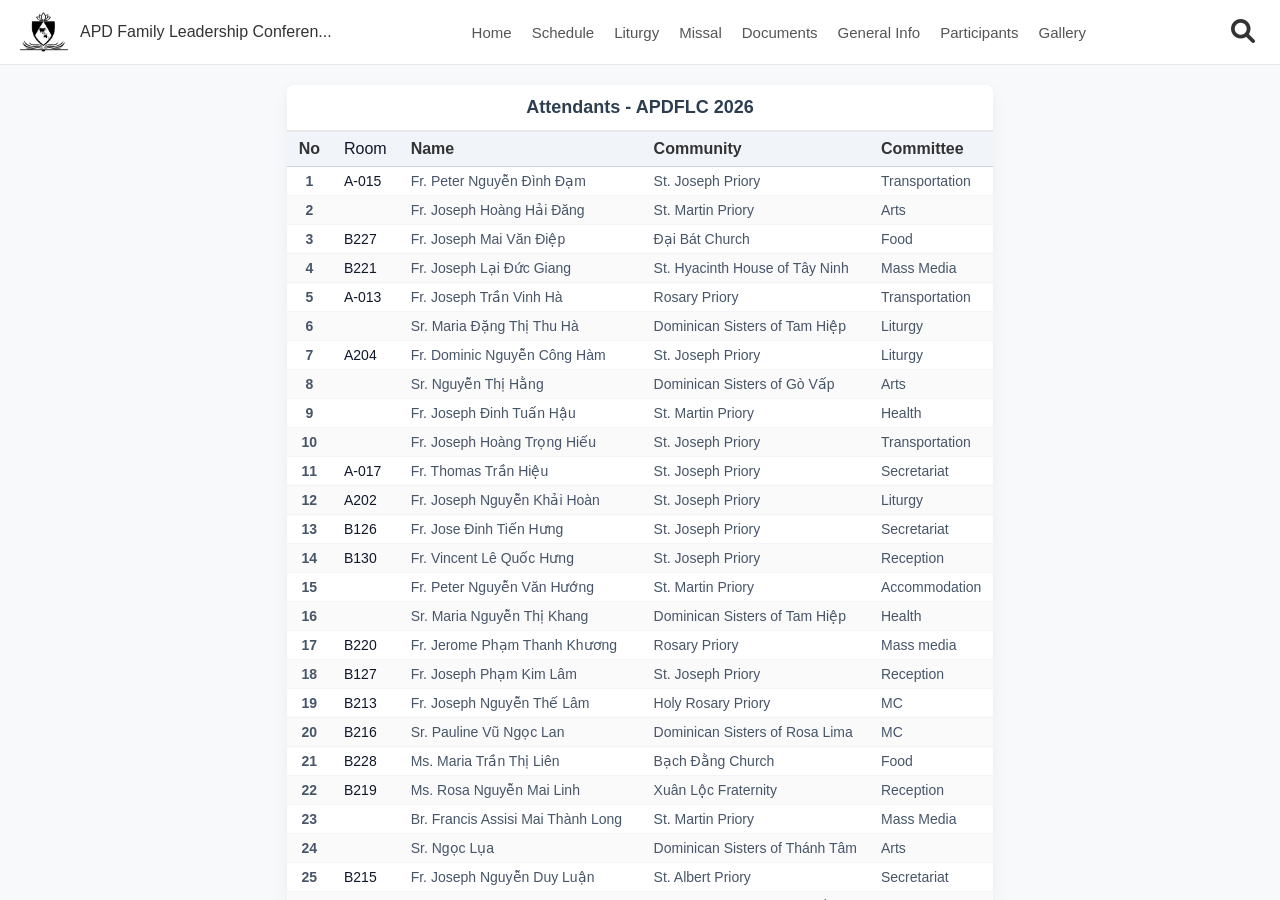
<file: attendants.html>
<!DOCTYPE html>
<html lang="en">
<head>
<meta charset="UTF-8">
<meta name="viewport" content="width=device-width, initial-scale=1.0">
<title>List of Participants</title>
<!-- Google Tag Manager -->
<script>(function(w,d,s,l,i){w[l]=w[l]||[];w[l].push({'gtm.start':
new Date().getTime(),event:'gtm.js'});var f=d.getElementsByTagName(s)[0],
j=d.createElement(s),dl=l!='dataLayer'?'&l='+l:'';j.async=true;j.src=
'https://www.googletagmanager.com/gtm.js?id='+i+dl;f.parentNode.insertBefore(j,f);
})(window,document,'script','dataLayer','GTM-PMCQ8JDW');</script>
<!-- End Google Tag Manager -->
<!-- Thêm thư viện FontAwesome để hiển thị icon -->
<link href="https://cdnjs.cloudflare.com/ajax/libs/font-awesome/6.0.0/css/all.min.css" rel="stylesheet">
<style>
  /* ---------------- CÀI ĐẶT CƠ BẢN ---------------- */
  body, html {
    margin: 0;
    padding: 0;
    width: 100%;
    height: 100vh;
    overflow: hidden; 
    font-family: -apple-system, BlinkMacSystemFont, "Segoe UI", Roboto, Helvetica, Arial, sans-serif;
    background-color: #f8f9fa;
    display: flex;
    flex-direction: column;
  }
  
  /* ---------------- MENU & HEADER ---------------- */
  .top-header {
    display: flex;
    align-items: center;
    justify-content: space-between;
    padding: 12px 20px;
    background-color: #ffffff;
    border-bottom: 1px solid #e5e7eb;
    flex-shrink: 0;
    z-index: 101; 
  }

  .menu-toggle, .search-icon { font-size: 24px; color: #333; background: none; border: none; cursor: pointer; padding: 5px; }
  .logo-container { display: flex; align-items: center; gap: 12px; text-decoration: none; color: #333; }
  .logo-container img { height: 40px; }
  .logo-text { font-size: 16px; font-weight: 500; white-space: nowrap; overflow: hidden; text-overflow: ellipsis; max-width: 200px; }
  
  .desktop-menu { display: none; }
  .dropdown { position: relative; }
  .dropdown-content { display: none; position: absolute; top: 100%; right: 0; background-color: #ffffff; min-width: 180px; box-shadow: 0 8px 16px rgba(0,0,0,0.1); border-radius: 6px; border: 1px solid #e5e7eb; z-index: 101; padding: 10px 0; margin-top: 15px; }
  .dropdown.active .dropdown-content { display: block; }
  .dropdown-content a { color: #555; padding: 10px 20px; text-decoration: none; display: block; font-size: 14px; }
  .dropdown-content a:hover { background-color: #f9f9f9; color: #3498db; }

  @media (min-width: 768px) {
    .menu-toggle { display: none; }
    .desktop-menu { display: flex; align-items: center; gap: 20px; }
    .desktop-menu > a, .dropbtn { text-decoration: none; color: #555; font-size: 15px; cursor: pointer; }
    .desktop-menu > a:hover, .dropbtn:hover { color: #3498db; }
    .logo-text { max-width: none; }
  }
  @media (min-width: 768px) and (max-width: 1100px) {
    .hide-on-tablet { display: none !important; }
    .show-on-tablet { display: block; }
  }
  @media (min-width: 1101px) {
    .hide-on-tablet { display: inline-block; }
    .show-on-tablet { display: none !important; }
  }

  .sidebar { position: fixed; top: 0; left: -300px; width: 280px; height: 100vh; background-color: #ffffff; box-shadow: 2px 0 10px rgba(0,0,0,0.1); transition: left 0.3s ease; z-index: 10000; display: flex; flex-direction: column; }
  .sidebar.active { left: 0; }
  .sidebar-header { padding: 15px; display: flex; justify-content: flex-start; }
  .close-btn { background-color: #f6f7eb; color: #557143; border: none; width: 45px; height: 45px; font-size: 20px; cursor: pointer; display: flex; align-items: center; justify-content: center; border-radius: 4px; }
  .sidebar-menu { list-style: none; padding: 0; margin: 10px 0 0 0; }
  .sidebar-menu li a { display: block; padding: 15px 25px; text-decoration: none; color: #555; font-size: 16px; transition: background 0.2s; }
  .sidebar-menu li a:hover { background-color: #f9f9f9; color: #2c3e50; }
  .overlay { position: fixed; top: 0; left: 0; width: 100vw; height: 100vh; background: rgba(0,0,0,0.5); opacity: 0; visibility: hidden; transition: all 0.3s ease; z-index: 9999; }
  .overlay.active { opacity: 1; visibility: visible; }

  /* ---------------- GIAO DIỆN BẢNG DỮ LIỆU NATIVE ---------------- */
  .table-container {
    width: 100%;
    flex: 1;
    padding: 20px;
    box-sizing: border-box;
    overflow-y: auto; /* Cho phép cuộn dọc */
    overflow-x: auto; /* Cho phép cuộn ngang nếu màn hình quá nhỏ */
  }

  .table-wrapper {
    width: fit-content; /* Tự động ôm sát theo chiều rộng bảng */
    max-width: 100%;
    margin: 0 auto; /* Căn giữa */
    background: #fff;
    border-radius: 8px;
    box-shadow: 0 4px 15px rgba(0,0,0,0.05);
    overflow: hidden; /* Cắt góc tròn cho Header */
  }
  
  .table-header-title {
    padding: 12px 20px;
    background-color: #fff;
    border-bottom: 2px solid #e5e7eb;
    font-size: 18px;
    font-weight: bold;
    color: #2c3e50;
    text-align: center;
  }

  table {
    width: 100%;
    border-collapse: collapse;
    text-align: left;
    white-space: nowrap; /* Không rớt dòng, tự động điều chỉnh độ rộng cột theo chữ */
  }

  thead th {
    background-color: #f1f5f9;
    color: #333;
    font-weight: 600;
    padding: 8px 12px; /* Giảm padding để gọn gàng hơn */
    position: sticky;
    top: 0;
    z-index: 10;
    border-bottom: 1px solid #cbd5e1;
  }

  tbody td {
    padding: 6px 12px; /* Giảm padding của cell */
    border-bottom: 1px solid #f1f5f9;
    font-size: 14px;
    color: #475569;
  }

  tbody tr:nth-child(even) {
    background-color: #fafafa;
  }

  tbody tr:hover {
    background-color: #f0f7ff;
  }

  .col-no { text-align: center; font-weight: bold; }
  .col-room { font-weight: 500; color: #0f172a; }

</style>
<link rel="icon" type="image/png" href="logo.png">
<link rel="apple-touch-icon" href="logo.png">
</head>
<body>
<!-- Google Tag Manager (noscript) -->
<noscript><iframe src="https://www.googletagmanager.com/ns.html?id=GTM-PMCQ8JDW"
height="0" width="0" style="display:none;visibility:hidden"></iframe></noscript>
<!-- End Google Tag Manager (noscript) -->
  <!-- Lớp phủ tối màn hình -->
  <div class="overlay" id="overlay"></div>

  <!-- Menu Trượt Mobile -->
  <nav class="sidebar" id="sidebar">
    <div class="sidebar-header">
      <button class="close-btn" id="close-btn"><i class="fas fa-times"></i></button>
    </div>
    <ul class="sidebar-menu">
      <li><a href=./>Home</a></li>
      <li><a href="schedule">Schedule</a></li>
      <li><a href="liturgy">Liturgy</a></li>
      <li><a href="missal">Missal</a></li>
      <li><a href="documents">Documents</a></li>
      <li><a href="info">General Info</a></li>
      <li><a href="participants">Participants</a></li>
      <li><a href="gallery">Gallery</a></li>
    </ul>
  </nav>

  <!-- Header -->
  <header class="top-header">
    <button class="menu-toggle" id="menu-btn"><i class="fas fa-bars"></i></button>
    
    <a href=./ class="logo-container">
      <img src="logo.png" alt="Logo"> 
      <span class="logo-text">APD Family Leadership Conferen...</span>
    </a>

    <div class="desktop-menu">
      <a href=./>Home</a>
      <a href="schedule">Schedule</a>
      <a href="liturgy">Liturgy</a>
      <a href="missal">Missal</a>
      <a href="documents">Documents</a>
      
      <a href="info" class="hide-on-tablet">General Info</a>
      <a href="participants" class="hide-on-tablet">Participants</a>
      <a href="gallery" class="hide-on-tablet">Gallery</a>

      <div class="dropdown show-on-tablet" id="more-dropdown-container">
        <a href="#" class="dropbtn" id="more-btn">More <i class="fas fa-chevron-down"></i></a>
        <div class="dropdown-content">
          <a href="info">General Info</a>
          <a href="participants">Participants</a>
          <a href="gallery">Gallery</a>
        </div>
      </div>
    </div>
    <button class="search-icon"><i class="fas fa-search"></i></button>
  </header>

  <!-- BẢNG DỮ LIỆU HTML THUẦN CHỨA DANH SÁCH -->
  <div class="table-container">
    <div class="table-wrapper">
      <div class="table-header-title">Attendants - APDFLC 2026</div>
      <table>
        <thead>
          <tr>
            <th class="col-no">No</th>
            <th class="col-room">Room</th>
            <th>Name</th>
            <th>Community</th>
            <th>Committee</th>
          </tr>
        </thead>
        <tbody>
          <tr><td class="col-no">1</td><td class="col-room">A-015</td><td>Fr. Peter Nguyễn Đình Đạm</td><td>St. Joseph Priory</td><td>Transportation</td></tr>
          <tr><td class="col-no">2</td><td class="col-room"></td><td>Fr. Joseph Hoàng Hải Đăng</td><td>St. Martin Priory</td><td>Arts</td></tr>
          <tr><td class="col-no">3</td><td class="col-room">B227</td><td>Fr. Joseph Mai Văn Điệp</td><td>Đại Bát Church</td><td>Food</td></tr>
          <tr><td class="col-no">4</td><td class="col-room">B221</td><td>Fr. Joseph Lại Đức Giang</td><td>St. Hyacinth House of Tây Ninh</td><td>Mass Media</td></tr>
          <tr><td class="col-no">5</td><td class="col-room">A-013</td><td>Fr. Joseph Trần Vinh Hà</td><td>Rosary Priory</td><td>Transportation</td></tr>
          <tr><td class="col-no">6</td><td class="col-room"></td><td>Sr. Maria Đặng Thị Thu Hà</td><td>Dominican Sisters of Tam Hiệp</td><td>Liturgy</td></tr>
          <tr><td class="col-no">7</td><td class="col-room">A204</td><td>Fr. Dominic Nguyễn Công Hàm</td><td>St. Joseph Priory</td><td>Liturgy</td></tr>
          <tr><td class="col-no">8</td><td class="col-room"></td><td>Sr. Nguyễn Thị Hằng</td><td>Dominican Sisters of Gò Vấp</td><td>Arts</td></tr>
          <tr><td class="col-no">9</td><td class="col-room"></td><td>Fr. Joseph Đinh Tuấn Hậu</td><td>St. Martin Priory</td><td>Health</td></tr>
          <tr><td class="col-no">10</td><td class="col-room"></td><td>Fr. Joseph Hoàng Trọng Hiếu</td><td>St. Joseph Priory</td><td>Transportation</td></tr>
          <tr><td class="col-no">11</td><td class="col-room">A-017</td><td>Fr. Thomas Trần Hiệu</td><td>St. Joseph Priory</td><td>Secretariat</td></tr>
          <tr><td class="col-no">12</td><td class="col-room">A202</td><td>Fr. Joseph Nguyễn Khải Hoàn</td><td>St. Joseph Priory</td><td>Liturgy</td></tr>
          <tr><td class="col-no">13</td><td class="col-room">B126</td><td>Fr. Jose Đinh Tiến Hưng</td><td>St. Joseph Priory</td><td>Secretariat</td></tr>
          <tr><td class="col-no">14</td><td class="col-room">B130</td><td>Fr. Vincent Lê Quốc Hưng</td><td>St. Joseph Priory</td><td>Reception</td></tr>
          <tr><td class="col-no">15</td><td class="col-room"></td><td>Fr. Peter Nguyễn Văn Hướng</td><td>St. Martin Priory</td><td>Accommodation</td></tr>
          <tr><td class="col-no">16</td><td class="col-room"></td><td>Sr. Maria Nguyễn Thị Khang</td><td>Dominican Sisters of Tam Hiệp</td><td>Health</td></tr>
          <tr><td class="col-no">17</td><td class="col-room">B220</td><td>Fr. Jerome Phạm Thanh Khương</td><td>Rosary Priory</td><td>Mass media</td></tr>
          <tr><td class="col-no">18</td><td class="col-room">B127</td><td>Fr. Joseph Phạm Kim Lâm</td><td>St. Joseph Priory</td><td>Reception</td></tr>
          <tr><td class="col-no">19</td><td class="col-room">B213</td><td>Fr. Joseph Nguyễn Thế Lâm</td><td>Holy Rosary Priory</td><td>MC</td></tr>
          <tr><td class="col-no">20</td><td class="col-room">B216</td><td>Sr. Pauline Vũ Ngọc Lan</td><td>Dominican Sisters of Rosa Lima</td><td>MC</td></tr>
          <tr><td class="col-no">21</td><td class="col-room">B228</td><td>Ms. Maria Trần Thị Liên</td><td>Bạch Đằng Church</td><td>Food</td></tr>
          <tr><td class="col-no">22</td><td class="col-room">B219</td><td>Ms. Rosa Nguyễn Mai Linh</td><td>Xuân Lộc Fraternity</td><td>Reception</td></tr>
          <tr><td class="col-no">23</td><td class="col-room"></td><td>Br. Francis Assisi Mai Thành Long</td><td>St. Martin Priory</td><td>Mass Media</td></tr>
          <tr><td class="col-no">24</td><td class="col-room"></td><td>Sr. Ngọc Lụa</td><td>Dominican Sisters of Thánh Tâm</td><td>Arts</td></tr>
          <tr><td class="col-no">25</td><td class="col-room">B215</td><td>Fr. Joseph Nguyễn Duy Luận</td><td>St. Albert Priory</td><td>Secretariat</td></tr>
          <tr><td class="col-no">26</td><td class="col-room">B230</td><td>Sr. Têrêsa Đậu Thị Luận</td><td>Dominican Sisters of Gò Vấp</td><td>Food</td></tr>
          <tr><td class="col-no">27</td><td class="col-room">B225</td><td>Sr. Agnes Hồ Thị Kim Mai</td><td>Dominican Sisters of Gò Vấp</td><td>Food</td></tr>
          <tr><td class="col-no">28</td><td class="col-room">A205</td><td>Fr. Philip Trương Đức Minh</td><td>St. Joseph Priory</td><td>Liturgy</td></tr>
          <tr><td class="col-no">29</td><td class="col-room">A 207</td><td>Sr. Pauline Ngô Thy Ngọ</td><td>Dominican Sisters of Thánh Tâm</td><td>Health</td></tr>
          <tr><td class="col-no">30</td><td class="col-room"></td><td>Fr. F.X Maria Nguyễn Khôi Nguyên</td><td>St. Martin Priory</td><td>Accommodation</td></tr>
          <tr><td class="col-no">31</td><td class="col-room"></td><td>Fr. Vincent Lương Hồng Phong</td><td>St. Martin Priory</td><td>Liturgy</td></tr>
          <tr><td class="col-no">32</td><td class="col-room"></td><td>Sr. Maria Trần Thanh Bích Phượng</td><td>Dominican Sisters of Tam Hiệp</td><td>Health</td></tr>
          <tr><td class="col-no">33</td><td class="col-room"></td><td>Fr. Peter Hoàng Văn Quang</td><td>St. Martin Priory</td><td>Accommodation</td></tr>
          <tr><td class="col-no">34</td><td class="col-room"></td><td>Fr. Joseph Nguyễn Phú Quý</td><td>Holy Rosary Priory</td><td>Transportation</td></tr>
          <tr><td class="col-no">35</td><td class="col-room"></td><td>Mr. Đinh Thắng</td><td></td><td>Mass Media</td></tr>
          <tr><td class="col-no">36</td><td class="col-room">B232</td><td>Mr. Thomas Aq. Trần Quốc Thanh</td><td></td><td>Food</td></tr>
          <tr><td class="col-no">37</td><td class="col-room">A 206</td><td>Fr. Martin Lê Minh Thành</td><td>St. Albert Priory</td><td>Health</td></tr>
          <tr><td class="col-no">38</td><td class="col-room">A 208</td><td>Sr. Maria Nguyễn Bích Thảo</td><td>Dominican Sisters of Tam Hiệp</td><td>Health</td></tr>
          <tr><td class="col-no">39</td><td class="col-room"></td><td>Sr. Paul Nguyễn Thị Thu</td><td>Dominican sisters of Bà Rịa</td><td>Arts</td></tr>
          <tr><td class="col-no">40</td><td class="col-room"></td><td>Sr. Têrêsa Hoàng Thị Khánh Tiên</td><td>Dominican Sisters of Tam Hiệp</td><td>Arts</td></tr>
          <tr><td class="col-no">41</td><td class="col-room">B128</td><td>Fr. Lawrenso Ninh Tú Toàn</td><td>Holy Rosary Priory</td><td>Interpreter</td></tr>
          <tr><td class="col-no">42</td><td class="col-room">B218</td><td>Fr. Francis Xavie Hồ Huynh Triệu</td><td>St. Albert Priory</td><td>Mass media</td></tr>
          <tr><td class="col-no">43</td><td class="col-room">A-011</td><td>Fr. Francis Xavier Trần Đức Tuân</td><td>St. Joseph Priory</td><td>Transportation</td></tr>
          <tr><td class="col-no">44</td><td class="col-room">B129</td><td>Fr. Paul Nguyễn Minh Tuấn</td><td>St. Joseph Priory</td><td>Secretariat</td></tr>
          <tr><td class="col-no">45</td><td class="col-room">B223</td><td>Fr. Joseph Hà Đình Tuấn</td><td>St. Joseph Priory</td><td>Food</td></tr>
          <tr><td class="col-no">46</td><td class="col-room">B222</td><td>Fr. Peter Trần Văn Tuế</td><td>Holy Rosary Priory</td><td>Mass media</td></tr>
        </tbody>
      </table>
    </div>
  </div>

  <!-- SCRIPT XỬ LÝ MENU -->
  <script>
    const menuBtn = document.getElementById('menu-btn');
    const closeBtn = document.getElementById('close-btn');
    const sidebar = document.getElementById('sidebar');
    const overlay = document.getElementById('overlay');

    function toggleMenu() {{
      sidebar.classList.toggle('active');
      overlay.classList.toggle('active');
    }}

    if(menuBtn) menuBtn.addEventListener('click', toggleMenu);
    if(closeBtn) closeBtn.addEventListener('click', toggleMenu);
    if(overlay) overlay.addEventListener('click', toggleMenu);

    const moreBtn = document.getElementById('more-btn');
    const moreDropdownContainer = document.getElementById('more-dropdown-container');

    if (moreBtn && moreDropdownContainer) {{
      moreBtn.addEventListener('click', function(e) {{
        e.preventDefault();
        moreDropdownContainer.classList.toggle('active');
      }});
      document.addEventListener('click', function(e) {{
        if (!moreDropdownContainer.contains(e.target)) {{
          moreDropdownContainer.classList.remove('active');
        }}
      }});
    }}
  </script>

</body>
</html>
</file>
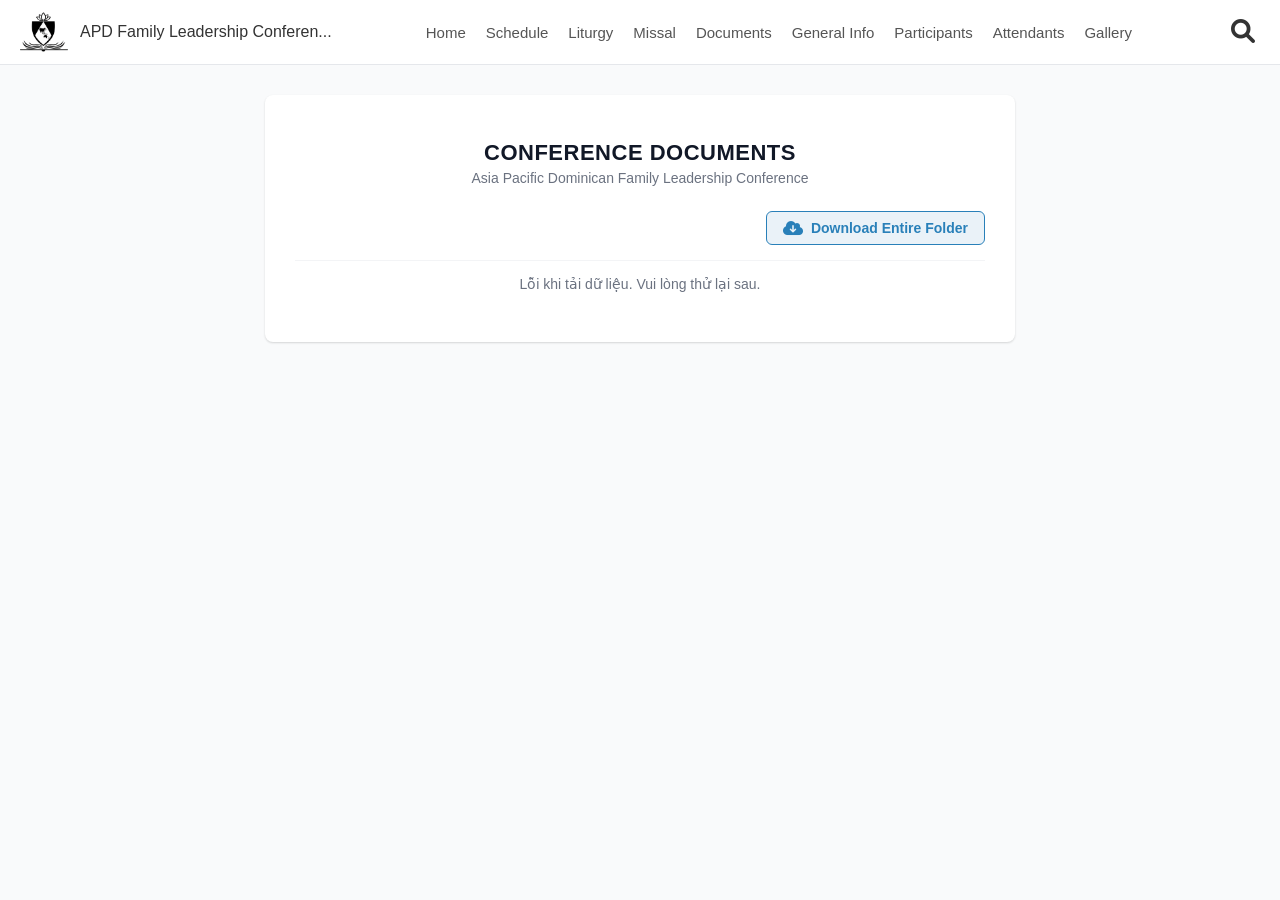
<file: documents.html>
<!DOCTYPE html>
<html lang="en">
<head>
<meta charset="UTF-8">
<meta name="viewport" content="width=device-width, initial-scale=1.0">
<title>Conference Documents</title>
<!-- Google Tag Manager -->
<script>(function(w,d,s,l,i){w[l]=w[l]||[];w[l].push({'gtm.start':
new Date().getTime(),event:'gtm.js'});var f=d.getElementsByTagName(s)[0],
j=d.createElement(s),dl=l!='dataLayer'?'&l='+l:'';j.async=true;j.src=
'https://www.googletagmanager.com/gtm.js?id='+i+dl;f.parentNode.insertBefore(j,f);
})(window,document,'script','dataLayer','GTM-PMCQ8JDW');</script>
<!-- End Google Tag Manager -->
<!-- Thêm thư viện FontAwesome để hiển thị icon -->
<link href="https://cdnjs.cloudflare.com/ajax/libs/font-awesome/6.0.0/css/all.min.css" rel="stylesheet">
<style>
  /* ---------------- CÀI ĐẶT CƠ BẢN ---------------- */
  body {
    font-family: -apple-system, BlinkMacSystemFont, "Segoe UI", Roboto, Helvetica, Arial, sans-serif;
    background-color: #f9fafb; 
    color: #374151;
    margin: 0;
    padding: 0; /* Bỏ padding cũ của body để chừa không gian cho header */
    display: flex;
    flex-direction: column;
    min-height: 100vh;
  }
  
  /* ---------------- MENU & HEADER TỪ TRANG CHỦ ---------------- */
  .top-header {
    display: flex;
    align-items: center;
    justify-content: space-between;
    padding: 12px 20px;
    background-color: #ffffff;
    border-bottom: 1px solid #e5e7eb;
    position: sticky;
    top: 0;
    z-index: 101; 
  }

  .menu-toggle, .search-icon { font-size: 24px; color: #333; background: none; border: none; cursor: pointer; padding: 5px; }
  .logo-container { display: flex; align-items: center; gap: 12px; text-decoration: none; color: #333; }
  .logo-container img { height: 40px; }
  .logo-text { font-size: 16px; font-weight: 500; white-space: nowrap; overflow: hidden; text-overflow: ellipsis; max-width: 200px; }
  
  .desktop-menu { display: none; }
  .dropdown { position: relative; }
  .dropdown-content { display: none; position: absolute; top: 100%; right: 0; background-color: #ffffff; min-width: 180px; box-shadow: 0 8px 16px rgba(0,0,0,0.1); border-radius: 6px; border: 1px solid #e5e7eb; z-index: 101; padding: 10px 0; margin-top: 15px; }
  .dropdown.active .dropdown-content { display: block; }
  .dropdown-content a { color: #555; padding: 10px 20px; text-decoration: none; display: block; font-size: 14px; }
  .dropdown-content a:hover { background-color: #f9f9f9; color: #3498db; }

  @media (min-width: 768px) {
    .menu-toggle { display: none; }
    .desktop-menu { display: flex; align-items: center; gap: 20px; }
    .desktop-menu > a, .dropbtn { text-decoration: none; color: #555; font-size: 15px; cursor: pointer; }
    .desktop-menu > a:hover, .dropbtn:hover { color: #3498db; }
    .logo-text { max-width: none; }
  }
  @media (min-width: 768px) and (max-width: 1100px) {
    .hide-on-tablet { display: none !important; }
    .show-on-tablet { display: block; }
  }
  @media (min-width: 1101px) {
    .hide-on-tablet { display: inline-block; }
    .show-on-tablet { display: none !important; }
  }

  .sidebar { position: fixed; top: 0; left: -300px; width: 280px; height: 100vh; background-color: #ffffff; box-shadow: 2px 0 10px rgba(0,0,0,0.1); transition: left 0.3s ease; z-index: 10000; display: flex; flex-direction: column; }
  .sidebar.active { left: 0; }
  .sidebar-header { padding: 15px; display: flex; justify-content: flex-start; }
  .close-btn { background-color: #f6f7eb; color: #557143; border: none; width: 45px; height: 45px; font-size: 20px; cursor: pointer; display: flex; align-items: center; justify-content: center; border-radius: 4px; }
  .sidebar-menu { list-style: none; padding: 0; margin: 10px 0 0 0; }
  .sidebar-menu li a { display: block; padding: 15px 25px; text-decoration: none; color: #555; font-size: 16px; transition: background 0.2s; }
  .sidebar-menu li a:hover { background-color: #f9f9f9; color: #2c3e50; }
  .overlay { position: fixed; top: 0; left: 0; width: 100vw; height: 100vh; background: rgba(0,0,0,0.5); opacity: 0; visibility: hidden; transition: all 0.3s ease; z-index: 9999; }
  .overlay.active { opacity: 1; visibility: visible; }

  /* ---------------- GIAO DIỆN NỘI DUNG TÀI LIỆU ---------------- */
  .main-wrapper { padding: 30px 15px; flex: 1; }

  /* Khung Thông báo (Sticky Announcement) */
  .sticky-announcement {
    background-color: #fff3cd; 
    border-left: 5px solid #ffc107; 
    padding: 15px 20px; 
    border-radius: 8px;
    margin: 0 auto 25px auto; 
    max-width: 750px; 
    display: flex; 
    align-items: center; 
    box-shadow: 0 4px 12px rgba(0,0,0,0.1);
    box-sizing: border-box;

    /* Hiệu ứng mờ dần khi ẩn */
    opacity: 1;
    transition: opacity 0.8s ease;
    
    /* Các thuộc tính làm thông báo trôi theo khi cuộn */
    position: -webkit-sticky; 
    position: sticky;
    top: 80px; /* Điều chỉnh vị trí top để tránh đè lên header */
    z-index: 99; 
  }
  .sticky-announcement i { 
    color: #856404; 
    font-size: 22px; 
    margin-right: 15px; 
  }
  .announcement-text { 
    color: #856404; 
    font-size: 15px; 
    font-weight: 500; 
    line-height: 1.5;
  }

  /* Khung chứa nội dung */
  .document-container {
    max-width: 750px;
    margin: 0 auto;
    background: #ffffff;
    padding: 30px;
    border-radius: 8px;
    box-shadow: 0 1px 3px rgba(0,0,0,0.05), 0 1px 2px rgba(0,0,0,0.1);
    box-sizing: border-box;
  }

  /* Tiêu đề */
  h1 {
    text-align: center;
    color: #111827;
    font-size: 22px;
    margin-bottom: 4px;
    text-transform: uppercase;
    letter-spacing: 0.5px;
  }

  .subtitle {
    text-align: center;
    color: #6b7280;
    margin-bottom: 25px;
    font-size: 14px;
  }

  /* Thanh chứa nút Download All */
  .action-bar {
    display: flex;
    justify-content: flex-end;
    margin-bottom: 15px;
    padding-bottom: 15px;
    border-bottom: 1px solid #f3f4f6;
  }

  .download-btn {
    background-color: #eaf2f8;
    color: #2980b9;
    border: 1px solid #2980b9;
    padding: 8px 16px;
    border-radius: 6px;
    text-decoration: none;
    font-size: 14px;
    font-weight: 600;
    transition: all 0.2s ease;
    display: inline-flex;
    align-items: center;
  }

  .download-btn i {
    margin-right: 8px;
    font-size: 16px;
  }

  .download-btn:hover {
    background-color: #2980b9;
    color: #ffffff;
  }

  /* Trạng thái Loading */
  #loading {
    text-align: center;
    color: #6b7280;
    font-size: 14px;
    margin-bottom: 20px;
  }

  /* Bố cục danh sách */
  .doc-list {
    display: flex;
    flex-direction: column;
    gap: 8px; 
  }

  /* Thiết kế từng hàng tài liệu */
  .doc-item {
    display: flex;
    align-items: center;
    padding: 12px 16px;
    background-color: #ffffff;
    border: 1px solid #e5e7eb; 
    border-radius: 6px;
    text-decoration: none;
    color: inherit;
    transition: background-color 0.2s ease, border-color 0.2s ease;
  }

  .doc-item:hover {
    background-color: #f3f4f6;
    border-color: #d1d5db;
  }

  .doc-icon {
    font-size: 20px;
    margin-right: 14px;
    display: flex;
    align-items: center;
    justify-content: center;
  }

  .doc-info {
    flex-grow: 1;
    overflow: hidden; 
  }

  .doc-title {
    font-size: 15px;
    font-weight: 500;
    color: #374151;
    white-space: nowrap;
    overflow: hidden;
    text-overflow: ellipsis; 
  }

  .view-icon {
    color: #9ca3af;
    font-size: 16px;
    margin-left: 15px;
    font-weight: bold;
    transition: color 0.2s ease;
  }

  .doc-item:hover .view-icon {
    color: #4b5563; 
  }

  /* Giao diện Mobile */
  @media (max-width: 600px) {
    .document-container, .sticky-announcement {
      padding: 20px 15px;
    }
    .doc-item {
      padding: 10px 12px;
    }
    .doc-title {
      font-size: 14px;
    }
    .sticky-announcement {
      top: 60px; /* Điều chỉnh lại vị trí top trên điện thoại */
    }
    .action-bar {
      justify-content: center; 
    }
  }
</style>
<link rel="icon" type="image/png" href="logo.png">
<link rel="apple-touch-icon" href="logo.png">
</head>
<body>
<!-- Google Tag Manager (noscript) -->
<noscript><iframe src="https://www.googletagmanager.com/ns.html?id=GTM-PMCQ8JDW"
height="0" width="0" style="display:none;visibility:hidden"></iframe></noscript>
<!-- End Google Tag Manager (noscript) -->
  <!-- Lớp phủ tối màn hình khi mở Menu -->
  <div class="overlay" id="overlay"></div>

  <!-- Menu Trượt (Sidebar - Dành cho Mobile) -->
  <nav class="sidebar" id="sidebar">
    <div class="sidebar-header">
      <button class="close-btn" id="close-btn"><i class="fas fa-times"></i></button>
    </div>
    <ul class="sidebar-menu">
      <li><a href=./>Home</a></li>
      <li><a href="schedule">Schedule</a></li>
      <li><a href="liturgy">Liturgy</a></li>
      <li><a href="missal">Missal</a></li>
      <li><a href="documents">Documents</a></li>
      <li><a href="info">General Info</a></li>
      <li><a href="participants">Participants</a></li>
      <li><a href="attendants">Attendants</a></li>
      <li><a href="gallery">Gallery</a></li>
    </ul>
  </nav>

  <!-- Header ngang -->
  <header class="top-header">
    <button class="menu-toggle" id="menu-btn"><i class="fas fa-bars"></i></button>
    
    <a href=./ class="logo-container">
      <img src="logo.png" alt="Logo"> 
      <span class="logo-text">APD Family Leadership Conferen...</span>
    </a>

    <!-- Menu ngang (Desktop & Tablet) -->
    <div class="desktop-menu">
      <a href=./>Home</a>
      <a href="schedule">Schedule</a>
      <a href="liturgy">Liturgy</a>
      <a href="missal">Missal</a>
      <a href="documents">Documents</a>
      
      <!-- CÁC MỤC BỊ ẨN KHI Ở MÀN HÌNH TABLET/IPAD -->
      <a href="info" class="hide-on-tablet">General Info</a>
      <a href="participants" class="hide-on-tablet">Participants</a>
      <a href="attendants" class="hide-on-tablet">Attendants</a>
      <a href="gallery" class="hide-on-tablet">Gallery</a>

      <!-- MENU MORE DÀNH CHO TABLET (Nhấp để xổ xuống) -->
      <div class="dropdown show-on-tablet" id="more-dropdown-container">
        <a href="#" class="dropbtn" id="more-btn">More <i class="fas fa-chevron-down"></i></a>
        <div class="dropdown-content">
          <a href="info">General Info</a>
          <a href="participants">Participants</a>
          <a href="attendants">Attendants</a>
          <a href="gallery">Gallery</a>
        </div>
      </div>
    </div>
    <button class="search-icon"><i class="fas fa-search"></i></button>
  </header>

<div class="main-wrapper">
  <!-- Khung Thông Báo Trôi Theo (Sticky) -->
  <div class="sticky-announcement" id="announcement-wrapper">
    <i class="fas fa-bullhorn"></i>
    <div class="announcement-text" id="dynamic-doc-announcement">
      Loading latest announcement...
    </div>
  </div>

  <div class="document-container">
    <h1>Conference Documents</h1>
    <div class="subtitle">Asia Pacific Dominican Family Leadership Conference</div>

    <!-- Nút Tải Toàn Bộ Thư Mục -->
    <div class="action-bar">
      <!-- DÁN LINK THƯ MỤC GOOGLE DRIVE CỦA BẠN VÀO DẤU NGOẶC KÉP Ở href DƯỚI ĐÂY -->
      <a href="https://drive.google.com/drive/folders/1IszRP0a5nz-ryZltqO-EQvPnEyfTyoqs?usp=drive_link" target="_blank" class="download-btn">
        <i class="fas fa-cloud-download-alt"></i> Download Entire Folder
      </a>
    </div>

    <div id="loading">Loading documents..</div>
    <div class="doc-list" id="doc-list-container">
      <!-- Danh sách file sẽ xuất hiện tại đây -->
    </div>
  </div>
</div>

<!-- SCRIPT XỬ LÝ MENU VÀ API -->
<script>
  // 1. MENU RESPONSIVE VÀ DROPDOWN
  const menuBtn = document.getElementById('menu-btn');
  const closeBtn = document.getElementById('close-btn');
  const sidebar = document.getElementById('sidebar');
  const overlay = document.getElementById('overlay');

  function toggleMenu() {
    sidebar.classList.toggle('active');
    overlay.classList.toggle('active');
  }

  if(menuBtn) menuBtn.addEventListener('click', toggleMenu);
  if(closeBtn) closeBtn.addEventListener('click', toggleMenu);
  if(overlay) overlay.addEventListener('click', toggleMenu);

  const moreBtn = document.getElementById('more-btn');
  const moreDropdownContainer = document.getElementById('more-dropdown-container');

  if (moreBtn && moreDropdownContainer) {
    moreBtn.addEventListener('click', function(e) {
      e.preventDefault();
      moreDropdownContainer.classList.toggle('active');
    });
    document.addEventListener('click', function(e) {
      if (!moreDropdownContainer.contains(e.target)) {
        moreDropdownContainer.classList.remove('active');
      }
    });
  }

  // 2. KẾT NỐI API THÔNG BÁO TỪ GOOGLE SHEETS
  const docAnnouncementUrl = 'https://script.google.com/macros/s/AKfycbw_AXkC69ECBy1agz1Ak8nSo0a79cJxfrm82OJznsFPRDFEKUK0t6REQOhClgxDlxVrYg/exec';
  
  fetch(docAnnouncementUrl)
    .then(response => response.json())
    .then(data => {
      const announcementText = document.getElementById('dynamic-doc-announcement');
      const wrapper = document.getElementById('announcement-wrapper');
      
      // Ẩn khung thông báo nếu không có nội dung hoặc nội dung là mặc định
      if (!data.text || data.text.trim() === "Welcome to the Asia Pacific Dominican Family Leadership Conference 2026.") {
         wrapper.style.display = 'none';
      } else {
         announcementText.innerHTML = data.text;

         // Tự động mờ dần và ẩn khung thông báo sau 20 giây
         setTimeout(() => {
           wrapper.style.opacity = '0'; // Bắt đầu hiệu ứng mờ dần
           setTimeout(() => {
             wrapper.style.display = 'none'; // Ẩn hoàn toàn sau khi mờ xong (0.8s)
           }, 800);
         }, 20000);
      }
    })
    .catch(error => {
      console.error('Lỗi tải thông báo', error);
      document.getElementById('announcement-wrapper').style.display = 'none'; 
    });


  // 3. KẾT NỐI API LẤY TÀI LIỆU TỪ GOOGLE DRIVE
  const webAppUrl = 'https://script.google.com/macros/s/AKfycbwdyDBSWf7wfVZ-N1cerS-TsKYQ3PGq3bSTIfuNlwm2md_WLyGsAQRpins_ZdapUMxAqg/exec';

  function getFileIcon(mimeType) {
    if (mimeType.includes('pdf')) return { icon: '📕', color: '#e74c3c' };
    if (mimeType.includes('document') || mimeType.includes('word')) return { icon: '📝', color: '#3498db' };
    if (mimeType.includes('spreadsheet') || mimeType.includes('excel')) return { icon: '📊', color: '#2ecc71' };
    if (mimeType.includes('presentation') || mimeType.includes('powerpoint')) return { icon: '📽️', color: '#f39c12' };
    return { icon: '📄', color: '#95a5a6' }; 
  }

  fetch(webAppUrl)
    .then(response => response.json())
    .then(files => {
      document.getElementById('loading').style.display = 'none'; 
      const container = document.getElementById('doc-list-container');
      
      if (files.length === 0) {
        container.innerHTML = '<div style="text-align:center; color:#9ca3af; font-size:14px;">Chưa có tài liệu nào trong thư mục.</div>';
        return;
      }

      files.forEach(file => {
        const fileStyle = getFileIcon(file.type);
        const fileHtml = `
          <a href="${file.url}" target="_blank" class="doc-item">
            <div class="doc-icon" style="color: ${fileStyle.color};">${fileStyle.icon}</div>
            <div class="doc-info">
              <div class="doc-title">${file.name}</div>
            </div>
            <div class="view-icon">↗</div>
          </a>
        `;
        container.innerHTML += fileHtml;
      });
    })
    .catch(error => {
      document.getElementById('loading').innerHTML = 'Lỗi khi tải dữ liệu. Vui lòng thử lại sau.';
      console.error('Error fetching documents:', error);
    });
</script>

</body>
</html>
</file>
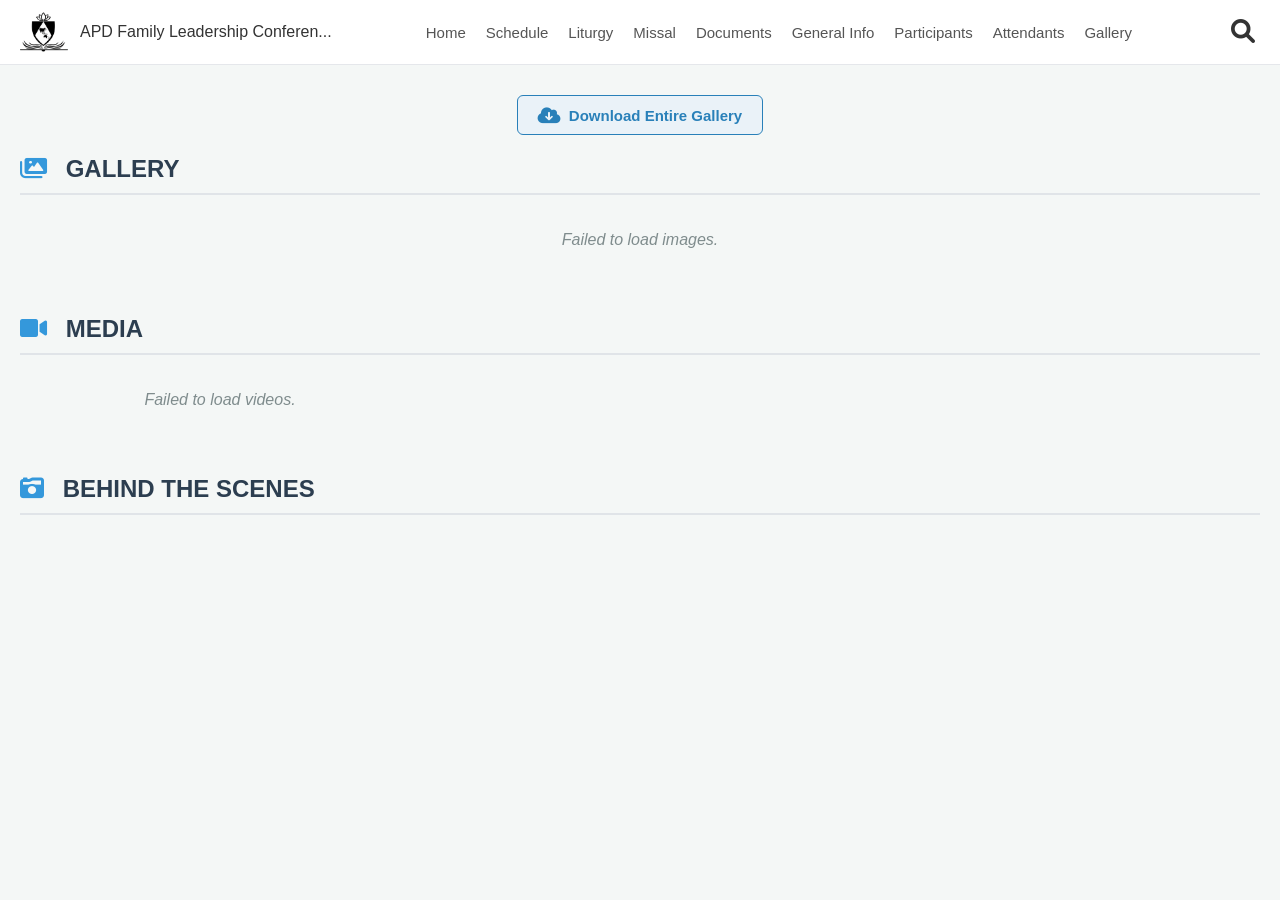
<file: gallery.html>
<!DOCTYPE html>
<html lang="en">
<head>
<meta charset="UTF-8">
<meta name="viewport" content="width=device-width, initial-scale=1.0">
<title>Gallery & Media - APDFLC 2026</title>
<!-- Google Tag Manager -->
<script>(function(w,d,s,l,i){w[l]=w[l]||[];w[l].push({'gtm.start':
new Date().getTime(),event:'gtm.js'});var f=d.getElementsByTagName(s)[0],
j=d.createElement(s),dl=l!='dataLayer'?'&l='+l:'';j.async=true;j.src=
'https://www.googletagmanager.com/gtm.js?id='+i+dl;f.parentNode.insertBefore(j,f);
})(window,document,'script','dataLayer','GTM-PMCQ8JDW');</script>
<!-- End Google Tag Manager -->
<link href="https://cdnjs.cloudflare.com/ajax/libs/font-awesome/6.0.0/css/all.min.css" rel="stylesheet">
<style>
  /* ---------------- CÀI ĐẶT CƠ BẢN ---------------- */
  body {
    font-family: 'Segoe UI', Roboto, sans-serif;
    background-color: #f4f7f6;
    margin: 0; padding: 0;
    display: flex;
    flex-direction: column;
    min-height: 100vh;
  }
  
  /* ---------------- MENU & HEADER TỪ TRANG CHỦ ---------------- */
  .top-header {
    display: flex;
    align-items: center;
    justify-content: space-between;
    padding: 12px 20px;
    background-color: #ffffff;
    border-bottom: 1px solid #e5e7eb;
    position: sticky;
    top: 0;
    z-index: 101; 
  }

  .menu-toggle, .search-icon { font-size: 24px; color: #333; background: none; border: none; cursor: pointer; padding: 5px; }
  .logo-container { display: flex; align-items: center; gap: 12px; text-decoration: none; color: #333; }
  .logo-container img { height: 40px; }
  .logo-text { font-size: 16px; font-weight: 500; white-space: nowrap; overflow: hidden; text-overflow: ellipsis; max-width: 200px; }
  
  .desktop-menu { display: none; }
  .dropdown { position: relative; }
  .dropdown-content { display: none; position: absolute; top: 100%; right: 0; background-color: #ffffff; min-width: 180px; box-shadow: 0 8px 16px rgba(0,0,0,0.1); border-radius: 6px; border: 1px solid #e5e7eb; z-index: 101; padding: 10px 0; margin-top: 15px; }
  .dropdown.active .dropdown-content { display: block; }
  .dropdown-content a { color: #555; padding: 10px 20px; text-decoration: none; display: block; font-size: 14px; }
  .dropdown-content a:hover { background-color: #f9f9f9; color: #3498db; }

  @media (min-width: 768px) {
    .menu-toggle { display: none; }
    .desktop-menu { display: flex; align-items: center; gap: 20px; }
    .desktop-menu > a, .dropbtn { text-decoration: none; color: #555; font-size: 15px; cursor: pointer; }
    .desktop-menu > a:hover, .dropbtn:hover { color: #3498db; }
    .logo-text { max-width: none; }
  }
  @media (min-width: 768px) and (max-width: 1100px) {
    .hide-on-tablet { display: none !important; }
    .show-on-tablet { display: block; }
  }
  @media (min-width: 1101px) {
    .hide-on-tablet { display: inline-block; }
    .show-on-tablet { display: none !important; }
  }

  .sidebar { position: fixed; top: 0; left: -300px; width: 280px; height: 100vh; background-color: #ffffff; box-shadow: 2px 0 10px rgba(0,0,0,0.1); transition: left 0.3s ease; z-index: 10000; display: flex; flex-direction: column; }
  .sidebar.active { left: 0; }
  .sidebar-header { padding: 15px; display: flex; justify-content: flex-start; }
  .close-btn { background-color: #f6f7eb; color: #557143; border: none; width: 45px; height: 45px; font-size: 20px; cursor: pointer; display: flex; align-items: center; justify-content: center; border-radius: 4px; }
  .sidebar-menu { list-style: none; padding: 0; margin: 10px 0 0 0; }
  .sidebar-menu li a { display: block; padding: 15px 25px; text-decoration: none; color: #555; font-size: 16px; transition: background 0.2s; }
  .sidebar-menu li a:hover { background-color: #f9f9f9; color: #2c3e50; }
  .overlay { position: fixed; top: 0; left: 0; width: 100vw; height: 100vh; background: rgba(0,0,0,0.5); opacity: 0; visibility: hidden; transition: all 0.3s ease; z-index: 9999; }
  .overlay.active { opacity: 1; visibility: visible; }

  /* ---------------- GIAO DIỆN NỘI DUNG GALLERY ---------------- */
  .main-wrapper {
    flex: 1;
    padding: 20px;
  }

  /* Khung chứa nút Tải xuống ở giữa trên cùng */
  .top-download-bar {
    display: flex;
    justify-content: center;
    margin-top: 10px;
    margin-bottom: 20px;
  }

  .download-btn {
    background-color: #eaf2f8;
    color: #2980b9;
    border: 1px solid #2980b9;
    padding: 10px 20px;
    border-radius: 6px;
    text-decoration: none;
    font-size: 15px;
    font-weight: 600;
    transition: all 0.2s ease;
    display: inline-flex;
    align-items: center;
  }

  .download-btn i {
    margin-right: 8px;
    font-size: 18px;
  }

  .download-btn:hover {
    background-color: #2980b9;
    color: #ffffff;
  }

  /* Tiêu đề mục */
  .section-title {
    font-size: 24px; 
    color: #2c3e50; 
    margin-top: 20px;
    margin-bottom: 20px;
    border-bottom: 2px solid #e0e4e8; 
    padding-bottom: 10px;
  }
  .section-title i { color: #3498db; margin-right: 12px; }
  
  /* Lưới hiển thị Ảnh */
  .photo-grid {
    display: grid;
    grid-template-columns: repeat(auto-fill, minmax(250px, 1fr));
    gap: 20px; 
  }
  .photo-item {
    position: relative; 
    border-radius: 10px; 
    overflow: hidden;
    box-shadow: 0 4px 10px rgba(0,0,0,0.1); 
    background: #fff;
    cursor: pointer; 
    animation: fadeIn 0.5s ease;
  }
  @keyframes fadeIn {
    from { opacity: 0; transform: translateY(10px); }
    to { opacity: 1; transform: translateY(0); }
  }

  .photo-item img {
    width: 100%; 
    height: 200px; 
    object-fit: cover;
    display: block; 
    transition: transform 0.4s ease;
  }
  .photo-item:hover img { transform: scale(1.1); }
  
  .photo-caption {
    position: absolute; bottom: 0; left: 0; right: 0;
    background: linear-gradient(transparent, rgba(0,0,0,0.8));
    color: #fff; padding: 15px 10px 10px; font-size: 14px;
    text-align: center; opacity: 0; transition: opacity 0.3s ease;
  }
  .photo-item:hover .photo-caption { opacity: 1; }

  /* Tiêu đề nhóm theo ngày */
  .date-heading {
    grid-column: 1 / -1;
    font-size: 18px;
    font-weight: 600;
    color: #2c3e50;
    margin: 10px 0 0;
    padding: 4px 0 4px 12px;
    border-left: 4px solid #3498db;
  }
  .date-heading:first-child { margin-top: 0; }

  /* Con lăn tải trang (Sentinel) */
  .scroll-loader {
    text-align: center;
    padding: 30px 0;
    color: #7f8c8d;
    font-size: 16px;
    font-style: italic;
    display: none; 
  }

  /* CSS CHO KHUNG PHÓNG TO ẢNH (LIGHTBOX MODAL) */
  .modal {
    display: none; 
    position: fixed; 
    z-index: 10001; 
    padding-top: 50px; 
    left: 0; top: 0; 
    width: 100%; height: 100%; 
    overflow: hidden; 
    background-color: rgba(0,0,0,0.9);
  }
  .modal-content {
    margin: auto;
    display: block;
    max-width: 90%;
    max-height: 80vh;
    object-fit: contain;
    animation: zoomIn 0.3s ease;
  }
  @keyframes zoomIn {
    from {transform: scale(0.8); opacity: 0;} 
    to {transform: scale(1); opacity: 1;}
  }
  #caption {
    margin: auto; display: block; width: 80%; max-width: 700px;
    text-align: center; color: #ccc; padding: 15px 0; font-size: 16px; height: 50px;
  }
  
  /* Nút đóng ảnh (Lightbox Close) */
  .lightbox-close-btn {
    position: absolute; top: 15px; right: 35px;
    color: #f1f1f1; font-size: 40px; font-weight: bold; transition: 0.3s; cursor: pointer;
  }
  .lightbox-close-btn:hover, .lightbox-close-btn:focus { color: #bbb; text-decoration: none; cursor: pointer; }
  
  /* Nút điều hướng Trái/Phải */
  .nav-btn {
    cursor: pointer; position: absolute; top: 50%; width: auto;
    padding: 16px; margin-top: -50px; color: white; font-weight: bold; font-size: 30px;
    transition: 0.3s; user-select: none; background-color: rgba(0,0,0,0.3); border-radius: 5px;
  }
  .nav-btn:hover { background-color: rgba(0,0,0,0.8); }
  .prev-btn { left: 15px; }
  .next-btn { right: 15px; }

  /* Lưới hiển thị Video */
  .video-grid {
    display: grid;
    grid-template-columns: repeat(auto-fill, minmax(320px, 1fr));
    gap: 20px; 
    margin-bottom: 40px;
  }
  .video-item {
    background: #fff;
    border-radius: 10px;
    overflow: hidden;
    box-shadow: 0 4px 10px rgba(0,0,0,0.1);
    padding: 10px;
  }
  .video-item video {
    width: 100%;
    height: 200px;
    object-fit: cover;
    border-radius: 6px;
    display: block;
  }
  .video-caption {
    margin-top: 10px; font-size: 14px; color: #2c3e50; font-weight: 600; text-align: center;
  }
  .loading-text { text-align: center; color: #7f8c8d; font-style: italic; }
  
  @media (max-width: 600px) {
    .photo-grid, .video-grid { grid-template-columns: 1fr; }
    .modal-content { max-width: 100%; }
    .nav-btn { padding: 10px; font-size: 20px; }
  }
</style>
<link rel="icon" type="image/png" href="logo.png">
<link rel="apple-touch-icon" href="logo.png">
</head>
<body>
<!-- Google Tag Manager (noscript) -->
<noscript><iframe src="https://www.googletagmanager.com/ns.html?id=GTM-PMCQ8JDW"
height="0" width="0" style="display:none;visibility:hidden"></iframe></noscript>
<!-- End Google Tag Manager (noscript) -->
  <!-- Lớp phủ tối màn hình khi mở Menu -->
  <div class="overlay" id="overlay"></div>

  <!-- Menu Trượt (Sidebar - Dành cho Mobile) -->
  <nav class="sidebar" id="sidebar">
    <div class="sidebar-header">
      <button class="close-btn" id="close-btn"><i class="fas fa-times"></i></button>
    </div>
    <ul class="sidebar-menu">
      <li><a href=./>Home</a></li>
      <li><a href="schedule">Schedule</a></li>
      <li><a href="liturgy">Liturgy</a></li>
      <li><a href="missal">Missal</a></li>
      <li><a href="documents">Documents</a></li>
      <li><a href="info">General Info</a></li>
      <li><a href="participants">Participants</a></li>
      <li><a href="attendants">Attendants</a></li>
      <li><a href="gallery">Gallery</a></li>
    </ul>
  </nav>

  <!-- Header ngang -->
  <header class="top-header">
    <button class="menu-toggle" id="menu-btn"><i class="fas fa-bars"></i></button>
    
    <a href=./ class="logo-container">
      <img src="logo.png" alt="Logo"> 
      <span class="logo-text">APD Family Leadership Conferen...</span>
    </a>

    <!-- Menu ngang (Desktop & Tablet) -->
    <div class="desktop-menu">
      <a href=./>Home</a>
      <a href="schedule">Schedule</a>
      <a href="liturgy">Liturgy</a>
      <a href="missal">Missal</a>
      <a href="documents">Documents</a>
      
      <!-- CÁC MỤC BỊ ẨN KHI Ở MÀN HÌNH TABLET/IPAD -->
      <a href="info" class="hide-on-tablet">General Info</a>
      <a href="participants" class="hide-on-tablet">Participants</a>
      <a href="attendants" class="hide-on-tablet">Attendants</a>
      <a href="gallery" class="hide-on-tablet">Gallery</a>

      <!-- MENU MORE DÀNH CHO TABLET (Nhấp để xổ xuống) -->
      <div class="dropdown show-on-tablet" id="more-dropdown-container">
        <a href="#" class="dropbtn" id="more-btn">More <i class="fas fa-chevron-down"></i></a>
        <div class="dropdown-content">
          <a href="info">General Info</a>
          <a href="participants">Participants</a>
          <a href="attendants">Attendants</a>
          <a href="gallery">Gallery</a>
        </div>
      </div>
    </div>
    <button class="search-icon"><i class="fas fa-search"></i></button>
  </header>

<div class="main-wrapper">
  
  <!-- NÚT TẢI XUỐNG Ở GIỮA TRÊN CÙNG -->
  <div class="top-download-bar">
    <a href="https://drive.google.com/drive/folders/1KxHqf7-OKzM6q1nUnt6vsQWDj3WIYSHE?usp=sharing" target="_blank" class="download-btn">
      <i class="fas fa-cloud-download-alt"></i> Download Entire Gallery
    </a>
  </div>

  <!-- PHẦN 1: GALLERY (HÌNH ẢNH) -->
  <h2 class="section-title"><i class="fas fa-images"></i> GALLERY </h2>
  
  <div class="photo-grid" id="gallery-container">
    <!-- Ảnh sẽ được load vào đây -->
  </div>
  
  <div id="scroll-sentinel" class="scroll-loader">
    <i class="fas fa-spinner fa-spin"></i> Loading more photos...
  </div>

  <!-- PHẦN 2: MEDIA (VIDEO) -->
  <h2 class="section-title" style="margin-top: 50px;"><i class="fas fa-video"></i> MEDIA </h2>
  <div class="video-grid" id="video-container">
    <p class="loading-text" id="video-loading"><i class="fas fa-spinner fa-spin"></i> Loading videos...</p>
  </div>

  <!-- PHẦN 3: BEHIND THE SCENES -->
  <h2 class="section-title" style="margin-top: 50px;"><i class="fas fa-camera-retro"></i> BEHIND THE SCENES </h2>
  <div class="photo-grid" id="bts-container">
    <!-- Ảnh Behind the Scenes sẽ được load vào đây -->
  </div>
  
  <!-- Cảm biến cuộn trang cho Behind the Scenes -->
  <div id="scroll-sentinel-bts" class="scroll-loader">
    <i class="fas fa-spinner fa-spin"></i> Loading more BTS photos...
  </div>
</div>

  <!-- KHUNG LIGHTBOX MODAL ĐỂ HIỂN THỊ ẢNH TO -->
  <div id="imageModal" class="modal">
    <span class="lightbox-close-btn" onclick="closeModal()">&times;</span>
    <span class="nav-btn prev-btn" onclick="changeImage(-1)">&#10094;</span>
    <img class="modal-content" id="expandedImg">
    <span class="nav-btn next-btn" onclick="changeImage(1)">&#10095;</span>
    <div id="caption"></div>
  </div>

<script>
  // 1. MENU RESPONSIVE VÀ DROPDOWN
  const menuBtn = document.getElementById('menu-btn');
  const closeBtn = document.getElementById('close-btn');
  const sidebar = document.getElementById('sidebar');
  const overlay = document.getElementById('overlay');

  function toggleMenu() {
    sidebar.classList.toggle('active');
    overlay.classList.toggle('active');
  }

  if(menuBtn) menuBtn.addEventListener('click', toggleMenu);
  if(closeBtn) closeBtn.addEventListener('click', toggleMenu);
  if(overlay) overlay.addEventListener('click', toggleMenu);

  const moreBtn = document.getElementById('more-btn');
  const moreDropdownContainer = document.getElementById('more-dropdown-container');

  if (moreBtn && moreDropdownContainer) {
    moreBtn.addEventListener('click', function(e) {
      e.preventDefault();
      moreDropdownContainer.classList.toggle('active');
    });
    document.addEventListener('click', function(e) {
      if (!moreDropdownContainer.contains(e.target)) {
        moreDropdownContainer.classList.remove('active');
      }
    });
  }

  // 2. LOGIC TẢI ẢNH VÀ VIDEO
  const scriptUrl = "https://script.google.com/macros/s/AKfycbw08UJTF-qUxkPBAeUGCnsQ2xDCoT8Cr6-ejG1QALGikhffX8Mgk7s_qGmZhoQfyj3L/exec";
  
  let imagesArray = []; 
  let btsImagesArray = []; 
  let currentImageIndex = 0; 
  let isViewingBts = false; 
  
  // Cấu hình Infinite Scroll
  let loadedCount = 0; 
  let btsLoadedCount = 0;
  const itemsPerLoad = 12; 
  
  const galleryContainer = document.getElementById('gallery-container');
  const scrollSentinel = document.getElementById('scroll-sentinel');
  const btsContainer = document.getElementById('bts-container');
  const scrollSentinelBts = document.getElementById('scroll-sentinel-bts');

  scrollSentinel.style.display = 'block'; 
  scrollSentinelBts.style.display = 'block';

  /* --- SẮP XẾP & NHÓM THEO NGÀY TRONG TÊN FILE --- */
  // 'asc'  = ngày cũ → mới
  // 'desc' = ngày mới → cũ
  const SORT_ORDER = 'desc';

  // Khi tên file chỉ có "Day 26" (không có tháng/năm) thì dùng tháng/năm mặc định này
  const DEFAULT_YEAR = 2026;
  const DEFAULT_MONTH = 10; // 10 = tháng Mười (October)

  const MONTH_NAMES = {
    jan: 1, feb: 2, mar: 3, apr: 4, may: 5, jun: 6,
    jul: 7, aug: 8, sep: 9, oct: 10, nov: 11, dec: 12
  };
  const MONTH_RE = '(jan(?:uary)?|feb(?:ruary)?|mar(?:ch)?|apr(?:il)?|may|june?|july?|aug(?:ust)?|sep(?:t(?:ember)?)?|oct(?:ober)?|nov(?:ember)?|dec(?:ember)?)(?![a-z])';

  // Đọc ngày từ tên file, trả về "YYYY-MM-DD" hoặc null nếu không có.
  // Hỗ trợ: 20261028 / 2026-10-28 / 2026_10_28 / 2026.10.28
  //         28-10-2026 / 28_10_2026 / 28.10.2026 / 28102026
  // (ví dụ: IMG_20261028_101530.jpg, PXL_20261028_...jpg, 28-10-2026 Mass 01.jpg)
  function getDateKey(filename) {
    const s = filename || '';
    let y, m, d, match;

    // Dạng năm đứng trước: YYYY-MM-DD
    match = s.match(/(?:^|\D)((?:19|20)\d{2})[-_.]?(0[1-9]|1[0-2])[-_.]?(0[1-9]|[12]\d|3[01])(?!\d)/);
    if (match) {
      y = match[1]; m = match[2]; d = match[3];
    } else {
      // Dạng ngày đứng trước: DD-MM-YYYY
      match = s.match(/(?:^|\D)(0[1-9]|[12]\d|3[01])[-_.]?(0[1-9]|1[0-2])[-_.]?((?:19|20)\d{2})(?!\d)/);
      if (match) { d = match[1]; m = match[2]; y = match[3]; }
    }
    // Dạng chữ: "26 Oct", "26th October", "Oct 26"
    if (!y) {
      let mm;
      match = s.match(new RegExp('(?:^|\\D)(\\d{1,2})(?:st|nd|rd|th)?[\\s\\-_.,]*' + MONTH_RE, 'i'));
      if (match) {
        d = match[1]; mm = MONTH_NAMES[match[2].slice(0, 3).toLowerCase()];
      } else {
        match = s.match(new RegExp('(?:^|[^a-z])' + MONTH_RE + '[\\s\\-_.,]*(\\d{1,2})(?!\\d)', 'i'));
        if (match) { mm = MONTH_NAMES[match[1].slice(0, 3).toLowerCase()]; d = match[2]; }
      }
      if (mm) {
        const yearMatch = s.match(/(?:^|\D)((?:19|20)\d{2})(?!\d)/);
        y = yearMatch ? yearMatch[1] : String(DEFAULT_YEAR);
        m = String(mm);
      }
    }

    // Dạng "Day 26" -> ngày 26 của tháng/năm mặc định
    if (!y) {
      match = s.match(/(?:^|[^a-z])day[\s\-_.]*(\d{1,2})(?!\d)/i);
      if (match) { d = match[1]; m = String(DEFAULT_MONTH); y = String(DEFAULT_YEAR); }
    }

    if (!y) return null;
    m = String(m).padStart(2, '0');
    d = String(d).padStart(2, '0');

    // Kiểm tra ngày hợp lệ (ví dụ loại bỏ 31/02)
    const dt = new Date(+y, +m - 1, +d);
    if (dt.getFullYear() !== +y || dt.getMonth() !== +m - 1 || dt.getDate() !== +d) return null;
    return `${y}-${m}-${d}`;
  }

  // Sắp xếp theo ngày; cùng ngày thì theo tên file (thường chứa giờ chụp).
  // Ảnh không có ngày được đưa xuống cuối.
  function sortByDate(items) {
    return items.sort((a, b) => {
      if (a.dateKey && b.dateKey) {
        if (a.dateKey !== b.dateKey) {
          return SORT_ORDER === 'asc'
            ? a.dateKey.localeCompare(b.dateKey)
            : b.dateKey.localeCompare(a.dateKey);
        }
      } else if (a.dateKey) {
        return -1;
      } else if (b.dateKey) {
        return 1;
      }
      return a.name.localeCompare(b.name, undefined, { numeric: true });
    });
  }

  function formatDateHeading(dateKey) {
    if (!dateKey) return 'Other Photos';
    const [y, m, d] = dateKey.split('-').map(Number);
    return new Date(y, m - 1, d).toLocaleDateString('en-US', {
      weekday: 'long', year: 'numeric', month: 'long', day: 'numeric'
    });
  }

  // Ghi nhớ ngày của ảnh cuối cùng đã hiển thị (để biết khi nào cần chèn tiêu đề ngày mới)
  let lastGalleryDate; // undefined = chưa có ảnh nào
  let lastBtsDate;

  fetch(scriptUrl)
    .then(response => response.json())
    .then(data => {
      // Hàm hỗ trợ cắt bỏ phần đuôi file (từ dấu chấm cuối cùng)
      const removeExtension = (filename) => {
        return filename ? filename.replace(/\.[^/.]+$/, "") : "";
      };

      // --- XỬ LÝ HÌNH ẢNH GALLERY ---
      if(data.images.length === 0) {
        galleryContainer.innerHTML = '<p class="loading-text" style="grid-column: 1 / -1;">No images found.</p>';
        scrollSentinel.style.display = 'none';
      } else {
        imagesArray = sortByDate(data.images.map(item => ({ ...item, dateKey: getDateKey(item.name), name: removeExtension(item.name) })));
        loadMoreImages(); 
        setupScrollObserver(); 
      }

      // --- XỬ LÝ HÌNH ẢNH BEHIND THE SCENES ---
      if(data.btsImages && data.btsImages.length === 0) {
        btsContainer.innerHTML = '<p class="loading-text" style="grid-column: 1 / -1;">No BTS images found.</p>';
        scrollSentinelBts.style.display = 'none';
      } else if (data.btsImages) {
        btsImagesArray = sortByDate(data.btsImages.map(item => ({ ...item, dateKey: getDateKey(item.name), name: removeExtension(item.name) })));
        loadMoreBtsImages();
        setupBtsScrollObserver();
      } else {
        btsContainer.innerHTML = '<p class="loading-text" style="grid-column: 1 / -1;">BTS Images not available.</p>';
        scrollSentinelBts.style.display = 'none';
      }

      // --- XỬ LÝ VIDEO ---
      const videoContainer = document.getElementById('video-container');
      const videoLoading = document.getElementById('video-loading');
      
      if(data.videos.length === 0) {
        videoLoading.innerHTML = 'No videos found.';
      } else {
        videoLoading.style.display = 'none'; 
        data.videos.forEach(item => {
          const cleanVideoName = removeExtension(item.name);
          
          videoContainer.innerHTML += `
            <div class="video-item">
              <iframe 
                src="https://drive.google.com/file/d/${item.id}/preview" 
                width="100%" 
                height="270" 
                frameborder="0" 
                allow="autoplay; encrypted-media" 
                allowfullscreen>
              </iframe>
              <div class="video-caption">${cleanVideoName}</div>
            </div>
          `;
        });
      }
    })
    .catch(error => {
      galleryContainer.innerHTML = '<p class="loading-text" style="grid-column: 1 / -1;">Failed to load images.</p>';
      scrollSentinel.style.display = 'none';
      scrollSentinelBts.style.display = 'none';
      document.getElementById('video-container').innerHTML = '<p class="loading-text">Failed to load videos.</p>';
      console.error(error);
    });

  function loadMoreImages() {
    const end = Math.min(loadedCount + itemsPerLoad, imagesArray.length);
    let htmlChunk = '';

    for (let i = loadedCount; i < end; i++) {
      const item = imagesArray[i];
      if (item.dateKey !== lastGalleryDate) {
        htmlChunk += `<div class="date-heading">${formatDateHeading(item.dateKey)}</div>`;
        lastGalleryDate = item.dateKey;
      }
      htmlChunk += `
        <div class="photo-item" onclick="openModal(${i}, false)">
          <img src="https://drive.google.com/thumbnail?id=${item.id}&sz=w250" alt="${item.name}" loading="lazy">
          <div class="photo-caption">${item.name}</div>
        </div>
      `;
    }
    galleryContainer.insertAdjacentHTML('beforeend', htmlChunk);
    loadedCount = end; 
    if (loadedCount >= imagesArray.length) scrollSentinel.style.display = 'none';
  }

  function setupScrollObserver() {
    const observer = new IntersectionObserver((entries) => {
      if (entries[0].isIntersecting && loadedCount < imagesArray.length) {
        setTimeout(() => loadMoreImages(), 300);
      }
    }, { rootMargin: '200px' }); 
    observer.observe(scrollSentinel);
  }

  function loadMoreBtsImages() {
    const end = Math.min(btsLoadedCount + itemsPerLoad, btsImagesArray.length);
    let htmlChunk = '';

    for (let i = btsLoadedCount; i < end; i++) {
      const item = btsImagesArray[i];
      if (item.dateKey !== lastBtsDate) {
        htmlChunk += `<div class="date-heading">${formatDateHeading(item.dateKey)}</div>`;
        lastBtsDate = item.dateKey;
      }
      htmlChunk += `
        <div class="photo-item" onclick="openModal(${i}, true)">
          <img src="https://drive.google.com/thumbnail?id=${item.id}&sz=w250" alt="${item.name}" loading="lazy">
          <div class="photo-caption">${item.name}</div>
        </div>
      `;
    }
    btsContainer.insertAdjacentHTML('beforeend', htmlChunk);
    btsLoadedCount = end; 
    if (btsLoadedCount >= btsImagesArray.length) scrollSentinelBts.style.display = 'none';
  }

  function setupBtsScrollObserver() {
    const observer = new IntersectionObserver((entries) => {
      if (entries[0].isIntersecting && btsLoadedCount < btsImagesArray.length) {
        setTimeout(() => loadMoreBtsImages(), 300);
      }
    }, { rootMargin: '200px' }); 
    observer.observe(scrollSentinelBts);
  }


  /* --- CÁC HÀM ĐIỀU KHIỂN LIGHTBOX MODAL --- */
  const modal = document.getElementById("imageModal");
  const modalImg = document.getElementById("expandedImg");
  const captionText = document.getElementById("caption");

  function openModal(index, isBts) {
    currentImageIndex = index;
    isViewingBts = isBts;
    modal.style.display = "block";
    updateModalImage();
  }

  function closeModal() {
    modal.style.display = "none";
  }

  function changeImage(step) {
    const targetArray = isViewingBts ? btsImagesArray : imagesArray;
    currentImageIndex += step;
    
    if (currentImageIndex >= targetArray.length) {
      currentImageIndex = 0;
    }
    if (currentImageIndex < 0) {
      currentImageIndex = targetArray.length - 1;
    }
    updateModalImage();
  }

  function updateModalImage() {
    const targetArray = isViewingBts ? btsImagesArray : imagesArray;
    const item = targetArray[currentImageIndex];
    if (item) {
        modalImg.src = `https://drive.google.com/thumbnail?id=${item.id}&sz=w1920`;
        captionText.innerHTML = item.name;
    }
  }

  modal.addEventListener('click', function(e) {
    if(e.target === modal) {
      closeModal();
    }
  });

  document.addEventListener('keydown', function(e) {
    if (modal.style.display === "block") {
      if (e.key === 'ArrowRight') changeImage(1);
      else if (e.key === 'ArrowLeft') changeImage(-1);
      else if (e.key === 'Escape') closeModal();
    }
  });
</script>

</body>
</html>
</file>
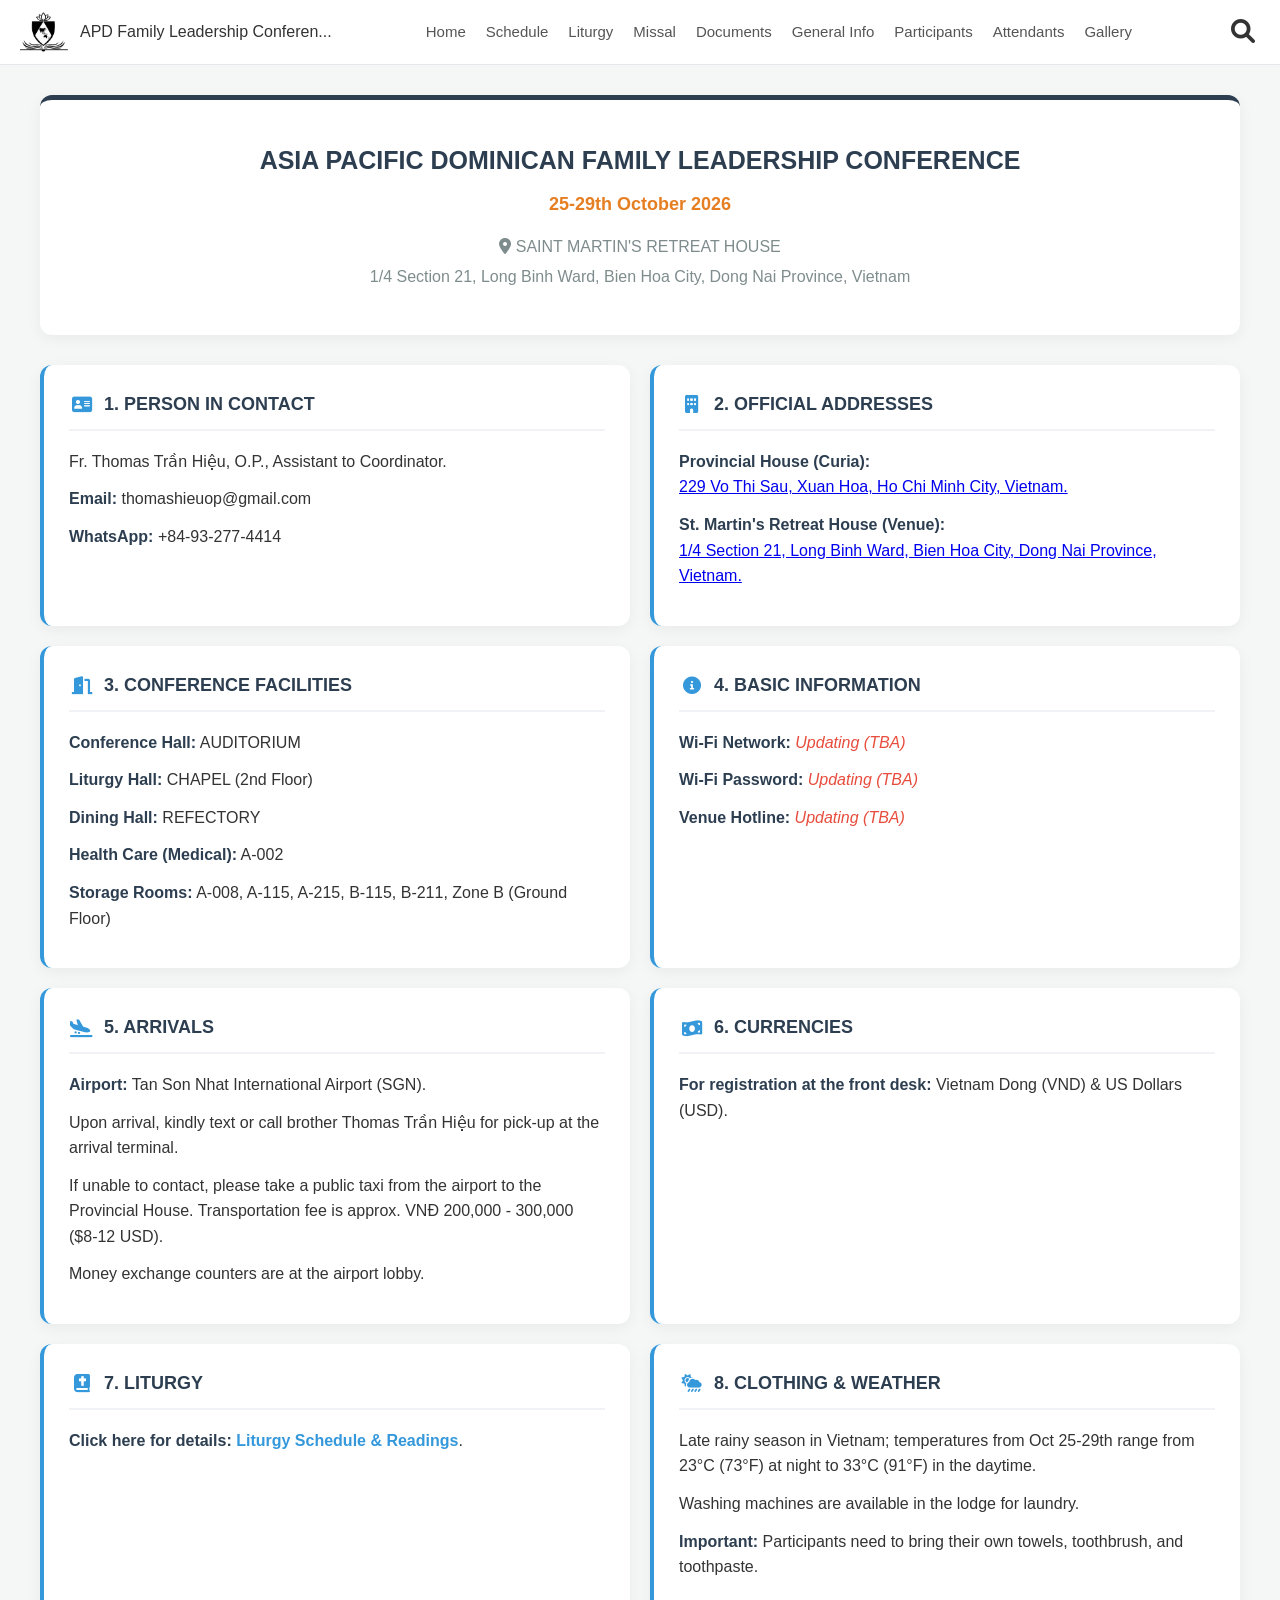
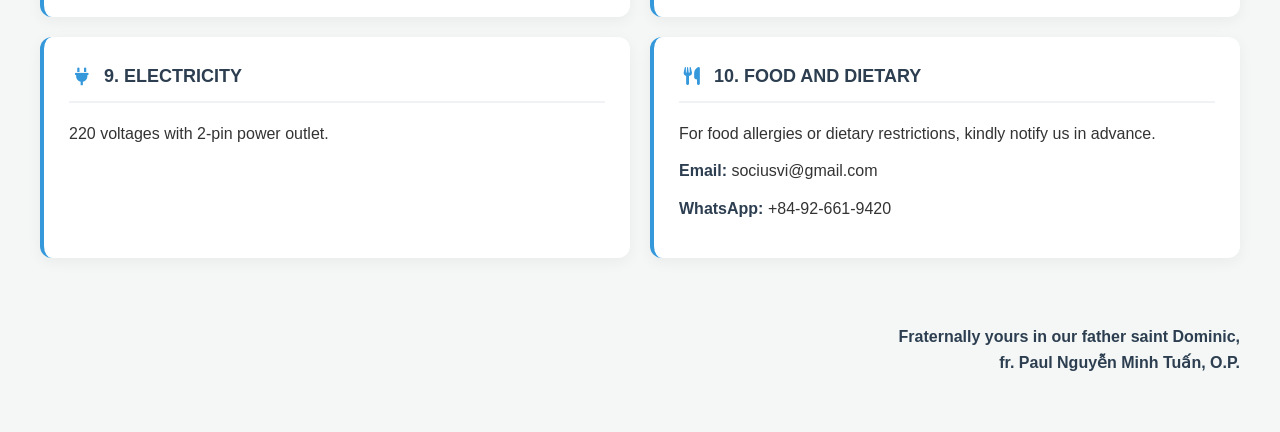
<file: info.html>
<!DOCTYPE html>
<html lang="en">
<head>
<meta charset="UTF-8">
<meta name="viewport" content="width=device-width, initial-scale=1.0">
<title>General Information - APDFLC 2026</title>
<!-- Google Tag Manager -->
<script>(function(w,d,s,l,i){w[l]=w[l]||[];w[l].push({'gtm.start':
new Date().getTime(),event:'gtm.js'});var f=d.getElementsByTagName(s)[0],
j=d.createElement(s),dl=l!='dataLayer'?'&l='+l:'';j.async=true;j.src=
'https://www.googletagmanager.com/gtm.js?id='+i+dl;f.parentNode.insertBefore(j,f);
})(window,document,'script','dataLayer','GTM-PMCQ8JDW');</script>
<!-- End Google Tag Manager -->
<link href="https://cdnjs.cloudflare.com/ajax/libs/font-awesome/6.0.0/css/all.min.css" rel="stylesheet">
<style>
  /* ---------------- CÀI ĐẶT CƠ BẢN ---------------- */
  html { scroll-behavior: smooth; }
  body {
    font-family: 'Segoe UI', Roboto, Helvetica, Arial, sans-serif;
    background-color: #f4f7f6;
    color: #333; margin: 0; padding: 0; line-height: 1.6;
    display: flex;
    flex-direction: column;
    min-height: 100vh;
  }
  
  /* ---------------- MENU & HEADER TỪ TRANG CHỦ ---------------- */
  .top-header {
    display: flex; align-items: center; justify-content: space-between;
    padding: 12px 20px; background-color: #ffffff;
    border-bottom: 1px solid #e5e7eb; position: sticky; top: 0; z-index: 101; 
  }

  .menu-toggle, .search-icon { font-size: 24px; color: #333; background: none; border: none; cursor: pointer; padding: 5px; }
  .logo-container { display: flex; align-items: center; gap: 12px; text-decoration: none; color: #333; }
  .logo-container img { height: 40px; }
  .logo-text { font-size: 16px; font-weight: 500; white-space: nowrap; overflow: hidden; text-overflow: ellipsis; max-width: 200px; }
  
  .desktop-menu { display: none; }
  .dropdown { position: relative; }
  .dropdown-content { display: none; position: absolute; top: 100%; right: 0; background-color: #ffffff; min-width: 180px; box-shadow: 0 8px 16px rgba(0,0,0,0.1); border-radius: 6px; border: 1px solid #e5e7eb; z-index: 101; padding: 10px 0; margin-top: 15px; }
  .dropdown.active .dropdown-content { display: block; }
  .dropdown-content a { color: #555; padding: 10px 20px; text-decoration: none; display: block; font-size: 14px; }
  .dropdown-content a:hover { background-color: #f9f9f9; color: #3498db; }

  @media (min-width: 768px) {
    .menu-toggle { display: none; }
    .desktop-menu { display: flex; align-items: center; gap: 20px; }
    .desktop-menu > a, .dropbtn { text-decoration: none; color: #555; font-size: 15px; cursor: pointer; }
    .desktop-menu > a:hover, .dropbtn:hover { color: #3498db; }
    .logo-text { max-width: none; }
  }
  @media (min-width: 768px) and (max-width: 1100px) {
    .hide-on-tablet { display: none !important; }
    .show-on-tablet { display: block; }
  }
  @media (min-width: 1101px) {
    .hide-on-tablet { display: inline-block; }
    .show-on-tablet { display: none !important; }
  }

  .sidebar { position: fixed; top: 0; left: -300px; width: 280px; height: 100vh; background-color: #ffffff; box-shadow: 2px 0 10px rgba(0,0,0,0.1); transition: left 0.3s ease; z-index: 10000; display: flex; flex-direction: column; }
  .sidebar.active { left: 0; }
  .sidebar-header { padding: 15px; display: flex; justify-content: flex-start; }
  .close-btn { background-color: #f6f7eb; color: #557143; border: none; width: 45px; height: 45px; font-size: 20px; cursor: pointer; display: flex; align-items: center; justify-content: center; border-radius: 4px; }
  .sidebar-menu { list-style: none; padding: 0; margin: 10px 0 0 0; }
  .sidebar-menu li a { display: block; padding: 15px 25px; text-decoration: none; color: #555; font-size: 16px; transition: background 0.2s; }
  .sidebar-menu li a:hover { background-color: #f9f9f9; color: #2c3e50; }
  .overlay { position: fixed; top: 0; left: 0; width: 100vw; height: 100vh; background: rgba(0,0,0,0.5); opacity: 0; visibility: hidden; transition: all 0.3s ease; z-index: 9999; }
  .overlay.active { opacity: 1; visibility: visible; }

  /* ---------------- GIAO DIỆN NỘI DUNG ---------------- */
  .main-wrapper { flex: 1; }
  .container { max-width: 1200px; margin: 0 auto; padding: 30px 20px 20px 20px; }
  
  .header {
    text-align: center; background-color: #ffffff; padding: 40px 20px;
    border-radius: 12px; box-shadow: 0 4px 15px rgba(0,0,0,0.05); margin-bottom: 30px; border-top: 5px solid #2c3e50;
  }
  .header h1 { color: #2c3e50; margin: 0 0 10px 0; font-size: 25px; text-transform: uppercase; }
  .header h2 { color: #e67e22; margin: 0 0 15px 0; font-size: 18px; }
  .header p { color: #7f8c8d; margin: 5px 0; font-size: 16px; }

  /* Khung Thông báo Sticky */
  .sticky-announcement {
    background-color: #fff3cd; border-left: 5px solid #ffc107; padding: 15px 20px; 
    border-radius: 8px; margin: 0 auto 30px auto; max-width: 1200px; 
    display: flex; align-items: center; box-shadow: 0 4px 12px rgba(0,0,0,0.1); box-sizing: border-box;
    opacity: 1; transition: opacity 0.8s ease;
    position: -webkit-sticky; position: sticky; top: 80px; z-index: 99; 
  }
  .sticky-announcement i { color: #856404; font-size: 22px; margin-right: 15px; }
  .announcement-text { color: #856404; font-size: 15px; font-weight: 500; line-height: 1.5; }

  .grid { display: grid; grid-template-columns: 1fr 1fr; gap: 20px; margin-bottom: 30px; }

  .card {
    background: #ffffff; border-radius: 12px; padding: 25px; box-shadow: 0 4px 15px rgba(0,0,0,0.05);
    transition: transform 0.3s ease; border-left: 4px solid #3498db; display: flex; flex-direction: column;
  }
  .card:hover { transform: translateY(-5px); }
  .card h3 {
    color: #2c3e50; margin-top: 0; display: flex; align-items: center;
    font-size: 18px; border-bottom: 2px solid #f0f2f5; padding-bottom: 10px;
  }
  .card h3 i { color: #3498db; margin-right: 10px; font-size: 18px; width: 25px; text-align: center; }
  .card ul { list-style: none; padding: 0; margin: 0; flex-grow: 1; }
  .card ul li { margin-bottom: 12px; }
  .card ul li strong { color: #2c3e50; display: inline-block; }
  
  .tba-text { color: #e74c3c; font-style: italic; font-weight: 500; }
  .loaded-text { color: #333; font-style: normal; font-weight: normal; }
  
  .footer { text-align: right; padding: 20px 0; color: #2c3e50; font-weight: bold; font-size: 16px; }

  @media (max-width: 768px) {
    .container { padding: 20px 10px 10px 10px; }
    .grid { grid-template-columns: 1fr; }
    .header h1 { font-size: 15px; }
    .card h3 { font-size: 14px; }
    .sticky-announcement { top: 60px; max-width: calc(100% - 20px); }
    .card ul li strong { width: auto; display: block; margin-bottom: 3px; }
  }
</style>
<link rel="icon" type="image/png" href="logo.png">
<link rel="apple-touch-icon" href="logo.png">
</head>
<body>
<!-- Google Tag Manager (noscript) -->
<noscript><iframe src="https://www.googletagmanager.com/ns.html?id=GTM-PMCQ8JDW"
height="0" width="0" style="display:none;visibility:hidden"></iframe></noscript>
<!-- End Google Tag Manager (noscript) -->
  <!-- Lớp phủ tối màn hình khi mở Menu -->
  <div class="overlay" id="overlay"></div>

  <!-- Menu Trượt (Sidebar - Dành cho Mobile) -->
  <nav class="sidebar" id="sidebar">
    <div class="sidebar-header">
      <button class="close-btn" id="close-btn"><i class="fas fa-times"></i></button>
    </div>
    <ul class="sidebar-menu">
      <li><a href=./>Home</a></li>
      <li><a href="schedule">Schedule</a></li>
      <li><a href="liturgy">Liturgy</a></li>
      <li><a href="missal">Missal</a></li>
      <li><a href="documents">Documents</a></li>
      <li><a href="info">General Info</a></li>
      <li><a href="participants">Participants</a></li>
      <li><a href="attendants">Attendants</a></li>
      <li><a href="gallery">Gallery</a></li>
    </ul>
  </nav>

  <!-- Header ngang -->
  <header class="top-header">
    <button class="menu-toggle" id="menu-btn"><i class="fas fa-bars"></i></button>
    
    <a href=./ class="logo-container">
      <img src="logo.png" alt="Logo"> 
      <span class="logo-text">APD Family Leadership Conferen...</span>
    </a>

    <!-- Menu ngang (Desktop & Tablet) -->
    <div class="desktop-menu">
      <a href=./>Home</a>
      <a href="schedule">Schedule</a>
      <a href="liturgy">Liturgy</a>
      <a href="missal">Missal</a>
      <a href="documents">Documents</a>
      
      <!-- CÁC MỤC BỊ ẨN KHI Ở MÀN HÌNH TABLET/IPAD -->
      <a href="info" class="hide-on-tablet">General Info</a>
      <a href="participants" class="hide-on-tablet">Participants</a>
      <a href="attendants" class="hide-on-tablet">Attendants</a>
      <a href="gallery" class="hide-on-tablet">Gallery</a>

      <!-- MENU MORE DÀNH CHO TABLET (Nhấp để xổ xuống) -->
      <div class="dropdown show-on-tablet" id="more-dropdown-container">
        <a href="#" class="dropbtn" id="more-btn">More <i class="fas fa-chevron-down"></i></a>
        <div class="dropdown-content">
          <a href="info">General Info</a>
          <a href="participants">Participants</a>
          <a href="attendants">Attendants</a>
          <a href="gallery">Gallery</a>
        </div>
      </div>
    </div>
    <button class="search-icon"><i class="fas fa-search"></i></button>
  </header>

<div class="main-wrapper">
  <div class="container">
    
    <!-- Khung Thông Báo Trôi Theo -->
    <div class="sticky-announcement" id="announcement-wrapper">
      <i class="fas fa-bullhorn"></i>
      <div class="announcement-text" id="dynamic-infor-announcement">
        Loading latest announcement...
      </div>
    </div>

    <div class="header">
      <h1>ASIA PACIFIC DOMINICAN FAMILY LEADERSHIP CONFERENCE</h1>
      <h2>25-29th October 2026</h2>
      <p><i class="fas fa-map-marker-alt"></i> SAINT MARTIN'S RETREAT HOUSE</p>
      <p>1/4 Section 21, Long Binh Ward, Bien Hoa City, Dong Nai Province, Vietnam</p>
    </div>

    <div class="grid">
      
      <!-- 1. PERSON IN CONTACT -->
      <div class="card">
        <h3><i class="fas fa-address-card"></i> 1. PERSON IN CONTACT</h3>
        <ul>
          <li>Fr. Thomas Trần Hiệu, O.P., Assistant to Coordinator.</li>
          <li><strong>Email:</strong> thomashieuop@gmail.com</li>
          <li><strong>WhatsApp:</strong> +84-93-277-4414</li>
        </ul>
      </div>

      <!-- 2. OFFICIAL ADDRESSES -->
      <div class="card">
        <h3><i class="fas fa-building"></i> 2. OFFICIAL ADDRESSES</h3>
        <ul>
          <li><strong>Provincial House (Curia):</strong><br> 
            <a href="https://maps.app.goo.gl/VVuYTgYMvmKBSZCk9" target="_blank">229 Vo Thi Sau, Xuan Hoa, Ho Chi Minh City, Vietnam.</a>
          </li>
          <li><strong>St. Martin's Retreat House (Venue):</strong><br> 
            <a href="https://maps.app.goo.gl/Axqi9FheJgp71jKC7" target="_blank">1/4 Section 21, Long Binh Ward, Bien Hoa City, Dong Nai Province, Vietnam.</a>
          </li>
        </ul>
      </div>

      <!-- 3. CONFERENCE FACILITIES -->
      <div class="card">
        <h3><i class="fas fa-door-open"></i> 3. CONFERENCE FACILITIES</h3>
        <ul>
                    <li><strong>Conference Hall:</strong> <span id="ConferenceHall" class="loaded-text">AUDITORIUM</span></li>
          <li><strong>Liturgy Hall:</strong> <span id="LiturgyHall" class="loaded-text">CHAPEL (2nd Floor)</span></li>
          <li><strong>Dining Hall:</strong> <span id="DiningHall" class="loaded-text">REFECTORY</span></li>
          <li><strong>Health Care (Medical):</strong> <span id="MedicalRoom" class="loaded-text">A-002</span></li>
          <li><strong>Storage Rooms:</strong> <span id="StorageRooms" class="loaded-text">A-008, A-115, A-215, B-115, B-211, Zone B (Ground Floor)</span></li>
        </ul>
      </div>

      <!-- 4. BASIC INFORMATION -->
      <div class="card">
        <h3><i class="fas fa-info-circle"></i> 4. BASIC INFORMATION</h3>
        <ul>
          <li><strong>Wi-Fi Network:</strong> <span id="WifiNetwork" class="tba-text">Updating (TBA)</span></li>
          <li><strong>Wi-Fi Password:</strong> <span id="WifiPassword" class="tba-text">Updating (TBA)</span></li>
          <li><strong>Venue Hotline:</strong> <span id="VenueHotline" class="tba-text">Updating (TBA)</span></li>
        </ul>
      </div>

      <!-- 5. ARRIVALS -->
      <div class="card">
        <h3><i class="fas fa-plane-arrival"></i> 5. ARRIVALS</h3>
        <ul>
          <li><strong>Airport:</strong> Tan Son Nhat International Airport (SGN).</li>
          <li>Upon arrival, kindly text or call brother Thomas Trần Hiệu for pick-up at the arrival terminal.</li>
          <li>If unable to contact, please take a public taxi from the airport to the Provincial House. Transportation fee is approx. VNĐ 200,000 - 300,000 ($8-12 USD).</li>
          <li>Money exchange counters are at the airport lobby.</li>
        </ul>
      </div>

      <!-- 6. CURRENCIES -->
      <div class="card">
        <h3><i class="fas fa-money-bill-wave"></i> 6. CURRENCIES</h3>
        <ul>
          <li><strong>For registration at the front desk:</strong> Vietnam Dong (VND) & US Dollars (USD).</li>
        </ul>
      </div>

      <!-- 7. LITURGY -->
      <div class="card">
        <h3><i class="fas fa-book-bible"></i> 7. LITURGY</h3>
        <ul>
          <!--<li>The app <strong>iBreviary</strong> is to be used for the Liturgy of the Hours. Please download it for free on your devices.</li>
          <li>Readings for Eucharist Celebration from USCCB will be available for the entire program.</li>-->
          <li><strong>Click here for details:</strong> <a href="liturgy" style="color: #3498db; text-decoration: none; font-weight: bold;">Liturgy Schedule & Readings</a>.</li>
        </ul>
      </div>

      <!-- 8. CLOTHING & WEATHER -->
      <div class="card">
        <h3><i class="fas fa-cloud-sun-rain"></i> 8. CLOTHING & WEATHER</h3>
        <ul>
          <li>Late rainy season in Vietnam; temperatures from Oct 25-29th range from 23°C (73°F) at night to 33°C (91°F) in the daytime.</li>
          <li>Washing machines are available in the lodge for laundry.</li>
          <li><strong>Important:</strong> Participants need to bring their own towels, toothbrush, and toothpaste.</li>
        </ul>
      </div>

      <!-- 9. ELECTRICITY -->
      <div class="card">
        <h3><i class="fas fa-plug"></i> 9. ELECTRICITY</h3>
        <ul>
          <li>220 voltages with 2-pin power outlet.</li>
        </ul>
      </div>

      <!-- 10. FOOD AND DIETARY -->
      <div class="card">
        <h3><i class="fas fa-utensils"></i> 10. FOOD AND DIETARY</h3>
        <ul>
          <li>For food allergies or dietary restrictions, kindly notify us in advance.</li>
          <li><strong>Email:</strong> sociusvi@gmail.com</li>
          <li><strong>WhatsApp:</strong> +84-92-661-9420</li>
        </ul>
      </div>

    </div>

    <div class="footer">
      <p>Fraternally yours in our father saint Dominic,<br>fr. Paul Nguyễn Minh Tuấn, O.P.</p>
    </div>

  </div>
</div>

<script>
  // 1. MENU RESPONSIVE VÀ DROPDOWN
  const menuBtn = document.getElementById('menu-btn');
  const closeBtn = document.getElementById('close-btn');
  const sidebar = document.getElementById('sidebar');
  const overlay = document.getElementById('overlay');

  function toggleMenu() {
    sidebar.classList.toggle('active');
    overlay.classList.toggle('active');
  }

  if(menuBtn) menuBtn.addEventListener('click', toggleMenu);
  if(closeBtn) closeBtn.addEventListener('click', toggleMenu);
  if(overlay) overlay.addEventListener('click', toggleMenu);

  const moreBtn = document.getElementById('more-btn');
  const moreDropdownContainer = document.getElementById('more-dropdown-container');

  if (moreBtn && moreDropdownContainer) {
    moreBtn.addEventListener('click', function(e) {
      e.preventDefault();
      moreDropdownContainer.classList.toggle('active');
    });
    document.addEventListener('click', function(e) {
      if (!moreDropdownContainer.contains(e.target)) {
        moreDropdownContainer.classList.remove('active');
      }
    });
  }

  // 2. GOOGLE SHEETS API
  const scriptUrl = 'https://script.google.com/macros/s/AKfycbw_AXkC69ECBy1agz1Ak8nSo0a79cJxfrm82OJznsFPRDFEKUK0t6REQOhClgxDlxVrYg/exec';

  // 2a. TẢI THÔNG BÁO (Announcements)
  fetch(scriptUrl)
    .then(response => response.json())
    .then(data => {
      const announcementText = document.getElementById('dynamic-infor-announcement');
      const wrapper = document.getElementById('announcement-wrapper');
      
      if (!data.text || data.text.trim() === "Welcome to the Asia Pacific Dominican Family Leadership Conference 2026.") {
         wrapper.style.display = 'none';
      } else {
         announcementText.innerHTML = data.text;
         setTimeout(() => {
           wrapper.style.opacity = '0';
           setTimeout(() => {
             wrapper.style.display = 'none';
           }, 800);
         }, 20000);
      }
    })
    .catch(error => {
      console.error('Lỗi tải thông báo', error);
      document.getElementById('announcement-wrapper').style.display = 'none'; 
    });


  // 2b. TẢI CÁC THÔNG TIN ĐIỀN VÀO CARD TỪ TAB 'Infor'
  const inforApiUrl = scriptUrl + '?type=infor';
  
  fetch(inforApiUrl)
    .then(response => response.json())
    .then(data => {
      if(data.infor) {
        const fields = [
          'ConferenceHall', 'LiturgyHall', 'DiningHall', 
          'MedicalRoom', 'WifiNetwork', 'WifiPassword', 'VenueHotline'
        ];
        
        fields.forEach(field => {
          const el = document.getElementById(field);
          if (el && data.infor[field]) {
            el.innerHTML = data.infor[field];
            el.classList.remove('tba-text');
            el.classList.add('loaded-text');
          }
        });
      }
    })
    .catch(error => {
      console.error('Lỗi tải dữ liệu Infor', error);
    });
</script>

</body>
</html>
</file>
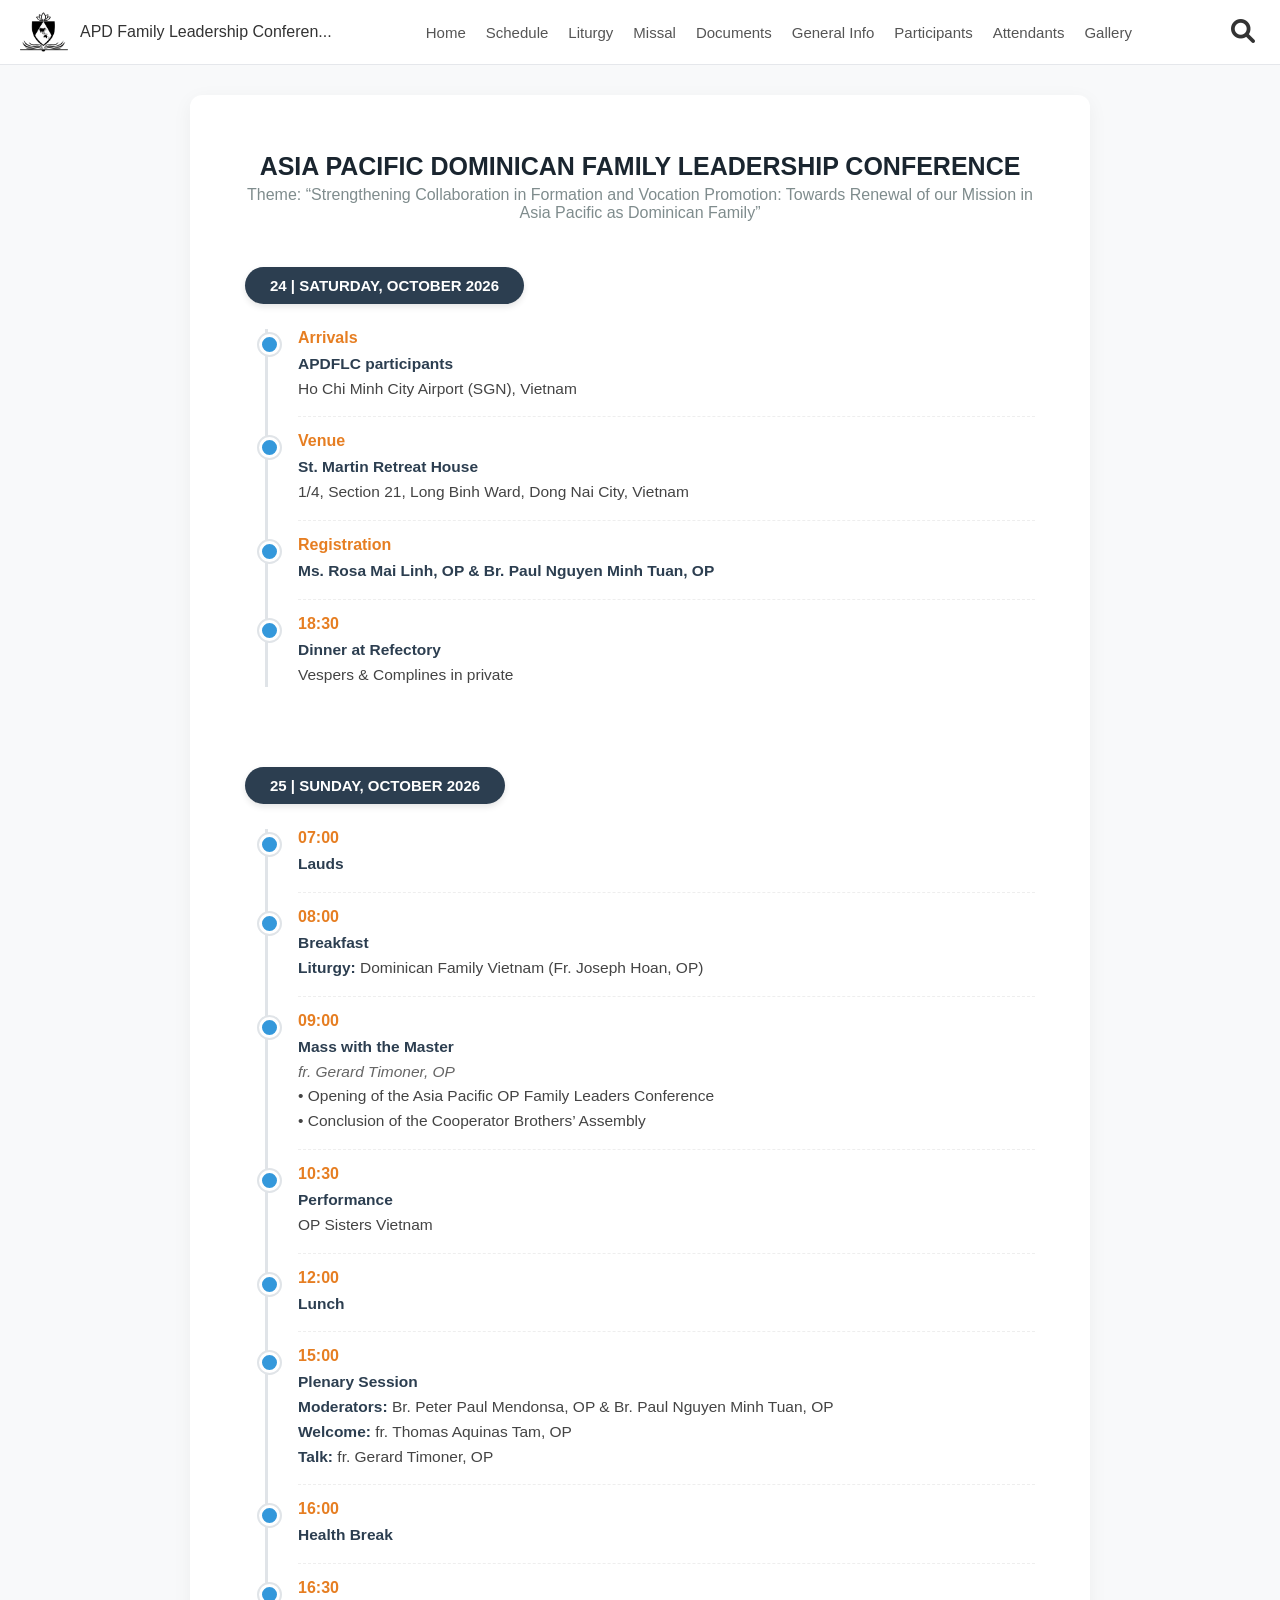
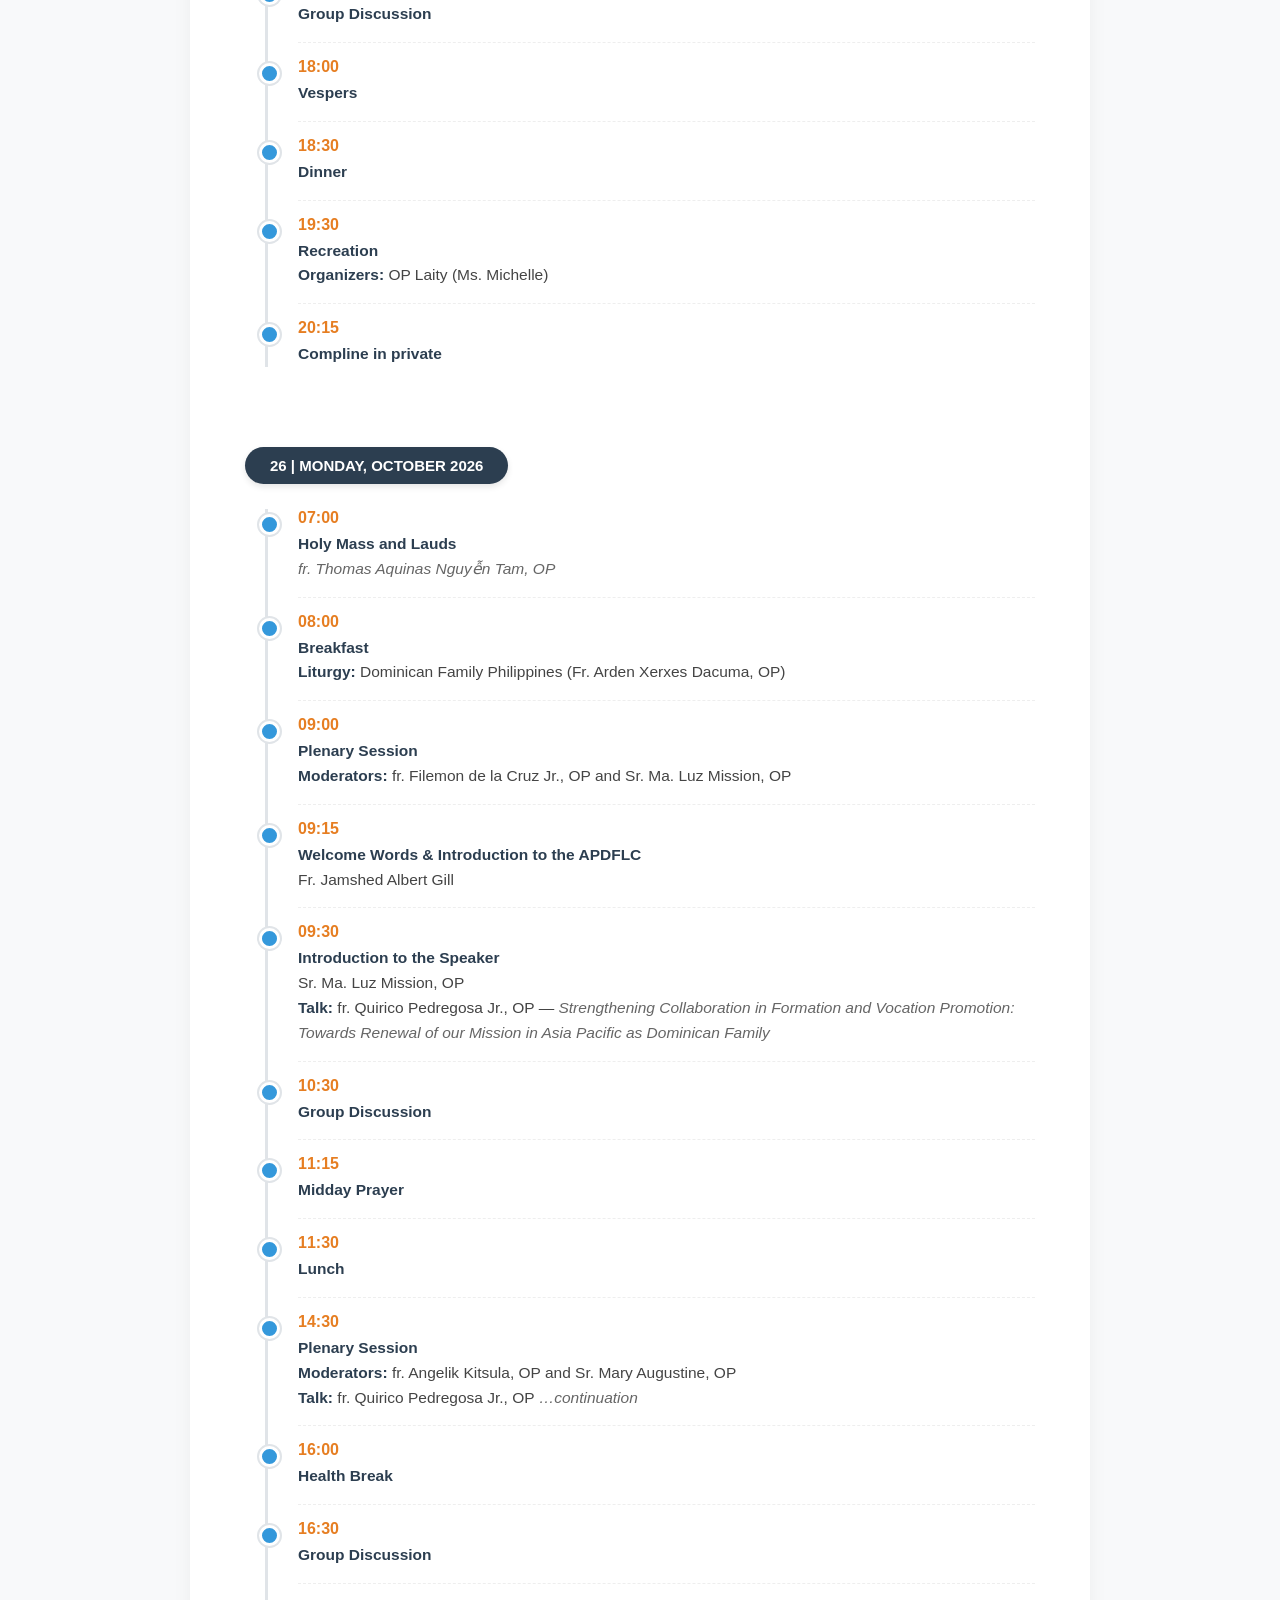
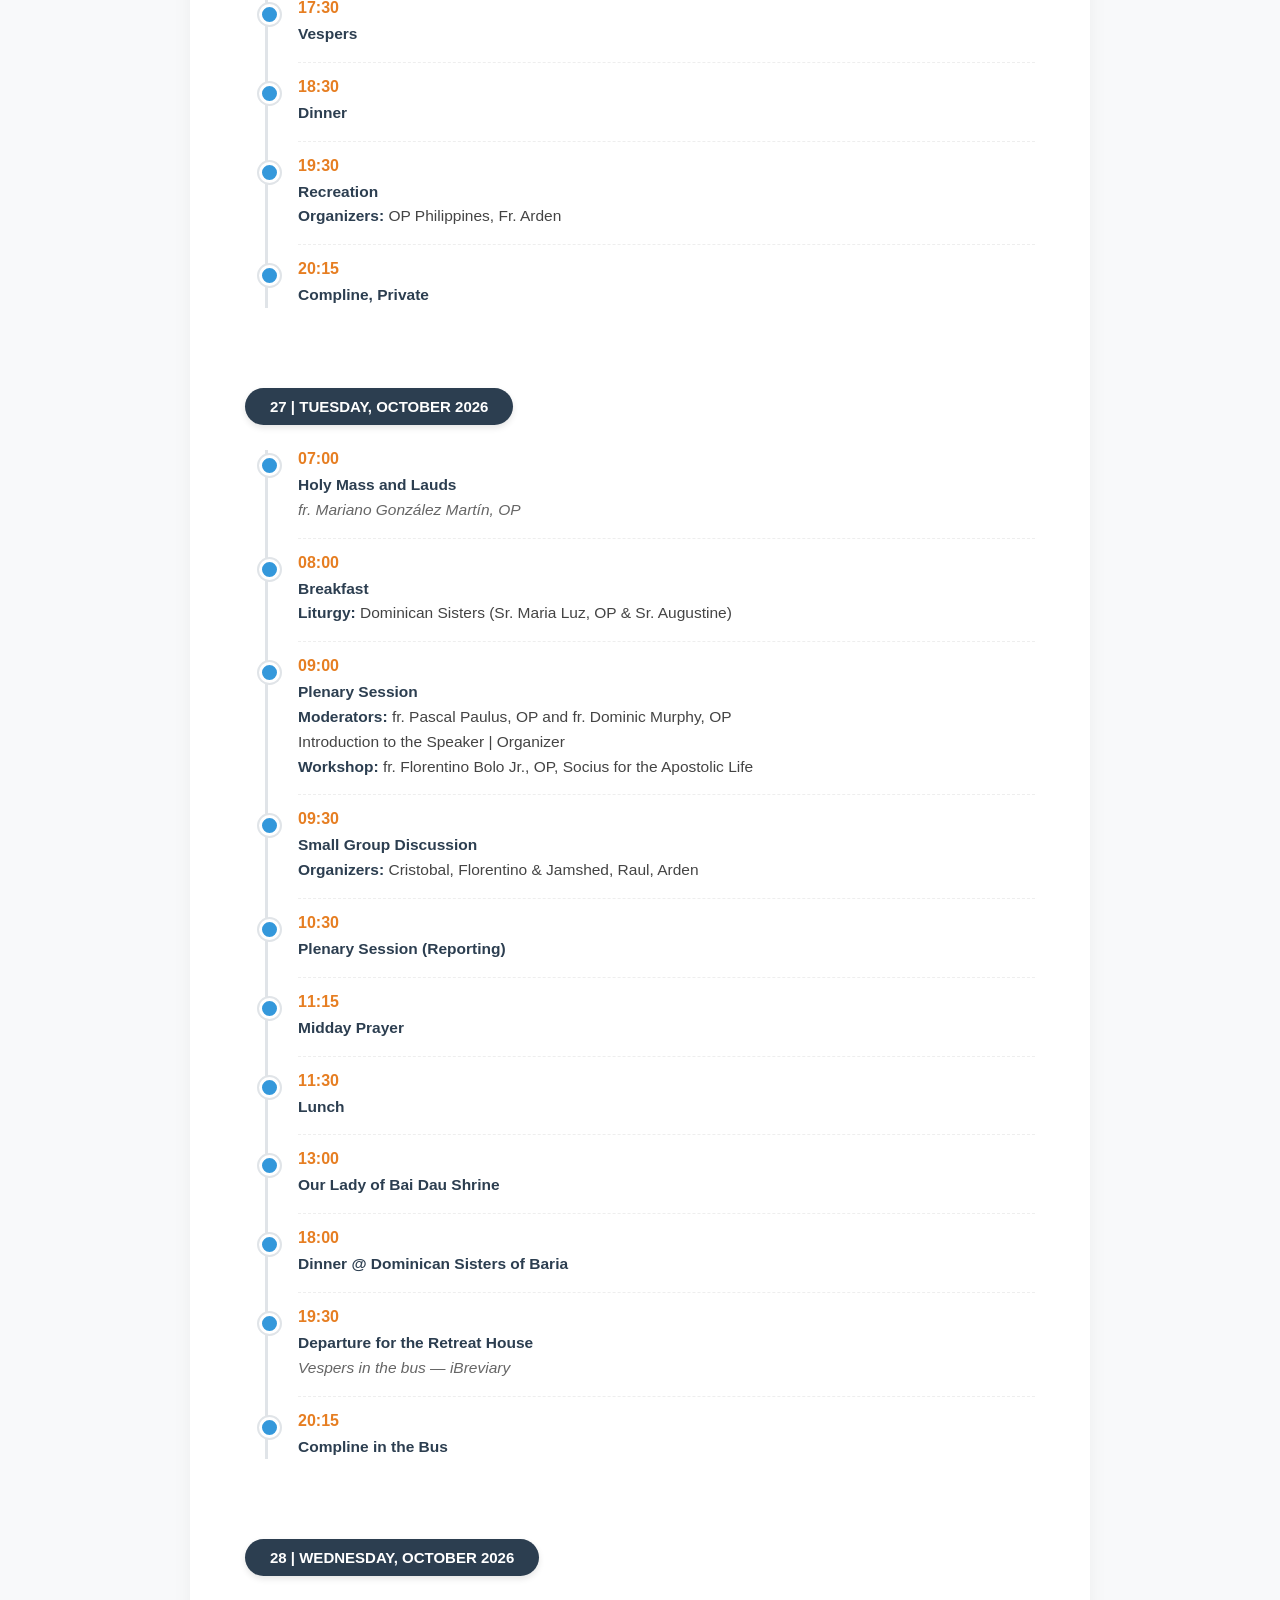
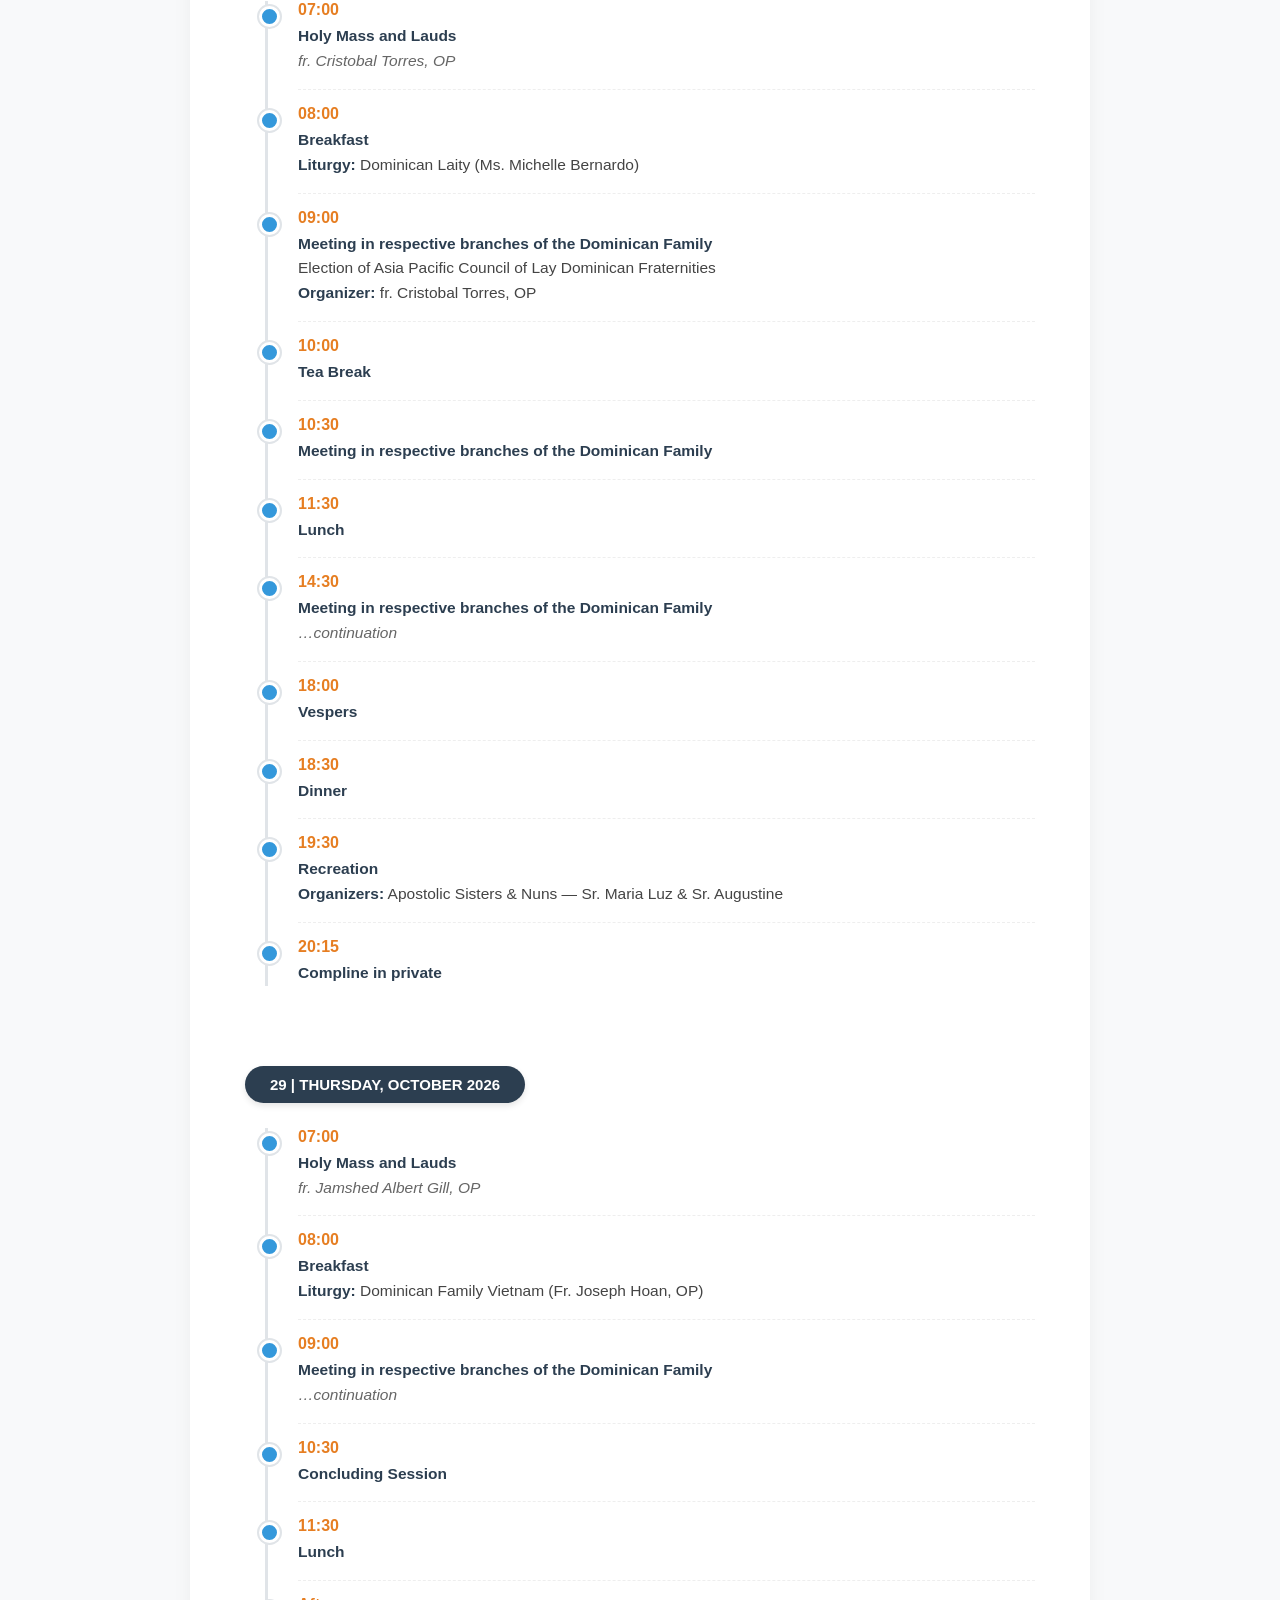
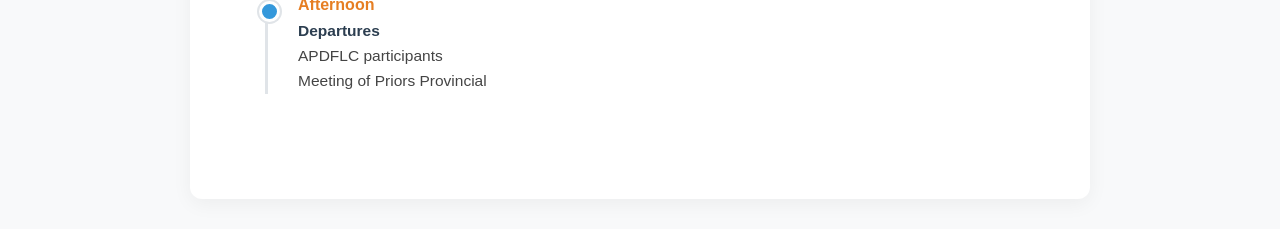
<file: schedule.html>
<!DOCTYPE html>
<html lang="en">
<head>
<meta charset="UTF-8">
<meta name="viewport" content="width=device-width, initial-scale=1.0">
<title>Conference Schedule</title>
<!-- Google Tag Manager -->
<script>(function(w,d,s,l,i){w[l]=w[l]||[];w[l].push({'gtm.start':
new Date().getTime(),event:'gtm.js'});var f=d.getElementsByTagName(s)[0],
j=d.createElement(s),dl=l!='dataLayer'?'&l='+l:'';j.async=true;j.src=
'https://www.googletagmanager.com/gtm.js?id='+i+dl;f.parentNode.insertBefore(j,f);
})(window,document,'script','dataLayer','GTM-PMCQ8JDW');</script>
<!-- End Google Tag Manager -->
<link href="https://cdnjs.cloudflare.com/ajax/libs/font-awesome/6.0.0/css/all.min.css" rel="stylesheet">
<style>
  /* ---------------- CÀI ĐẶT CƠ BẢN ---------------- */
  body {
    font-family: 'Segoe UI', Tahoma, Geneva, Verdana, sans-serif;
    background-color: #f8f9fa;
    color: #333;
    margin: 0;
    padding: 0;
    display: flex;
    flex-direction: column;
    min-height: 100vh;
  }
  
  /* ---------------- MENU & HEADER TỪ TRANG CHỦ ---------------- */
  .top-header {
    display: flex;
    align-items: center;
    justify-content: space-between;
    padding: 12px 20px;
    background-color: #ffffff;
    border-bottom: 1px solid #e5e7eb;
    position: sticky;
    top: 0;
    z-index: 101; 
  }

  .menu-toggle, .search-icon { font-size: 24px; color: #333; background: none; border: none; cursor: pointer; padding: 5px; }
  .logo-container { display: flex; align-items: center; gap: 12px; text-decoration: none; color: #333; }
  .logo-container img { height: 40px; }
  .logo-text { font-size: 16px; font-weight: 500; white-space: nowrap; overflow: hidden; text-overflow: ellipsis; max-width: 200px; }
  
  .desktop-menu { display: none; }
  .dropdown { position: relative; }
  .dropdown-content { display: none; position: absolute; top: 100%; right: 0; background-color: #ffffff; min-width: 180px; box-shadow: 0 8px 16px rgba(0,0,0,0.1); border-radius: 6px; border: 1px solid #e5e7eb; z-index: 101; padding: 10px 0; margin-top: 15px; }
  .dropdown.active .dropdown-content { display: block; }
  .dropdown-content a { color: #555; padding: 10px 20px; text-decoration: none; display: block; font-size: 14px; }
  .dropdown-content a:hover { background-color: #f9f9f9; color: #3498db; }

  @media (min-width: 768px) {
    .menu-toggle { display: none; }
    .desktop-menu { display: flex; align-items: center; gap: 20px; }
    .desktop-menu > a, .dropbtn { text-decoration: none; color: #555; font-size: 15px; cursor: pointer; }
    .desktop-menu > a:hover, .dropbtn:hover { color: #3498db; }
    .logo-text { max-width: none; }
  }
  @media (min-width: 768px) and (max-width: 1100px) {
    .hide-on-tablet { display: none !important; }
    .show-on-tablet { display: block; }
  }
  @media (min-width: 1101px) {
    .hide-on-tablet { display: inline-block; }
    .show-on-tablet { display: none !important; }
  }

  .sidebar { position: fixed; top: 0; left: -300px; width: 280px; height: 100vh; background-color: #ffffff; box-shadow: 2px 0 10px rgba(0,0,0,0.1); transition: left 0.3s ease; z-index: 10000; display: flex; flex-direction: column; }
  .sidebar.active { left: 0; }
  .sidebar-header { padding: 15px; display: flex; justify-content: flex-start; }
  .close-btn { background-color: #f6f7eb; color: #557143; border: none; width: 45px; height: 45px; font-size: 20px; cursor: pointer; display: flex; align-items: center; justify-content: center; border-radius: 4px; }
  .sidebar-menu { list-style: none; padding: 0; margin: 10px 0 0 0; }
  .sidebar-menu li a { display: block; padding: 15px 25px; text-decoration: none; color: #555; font-size: 16px; transition: background 0.2s; }
  .sidebar-menu li a:hover { background-color: #f9f9f9; color: #2c3e50; }
  .overlay { position: fixed; top: 0; left: 0; width: 100vw; height: 100vh; background: rgba(0,0,0,0.5); opacity: 0; visibility: hidden; transition: all 0.3s ease; z-index: 9999; }
  .overlay.active { opacity: 1; visibility: visible; }

  /* ---------------- GIAO DIỆN LỊCH TRÌNH ---------------- */
  .main-wrapper { padding: 30px 15px; flex: 1; }
  
  .sticky-announcement {
    background-color: #fff3cd; border-left: 5px solid #ffc107; padding: 15px 20px; border-radius: 6px;
    margin: 0 auto 30px auto; max-width: 900px; display: flex; align-items: center; box-shadow: 0 4px 12px rgba(0,0,0,0.1);
    box-sizing: border-box; opacity: 1; transition: opacity 0.8s ease;
    position: -webkit-sticky; position: sticky; top: 80px;
    z-index: 99; 
  }
  .sticky-announcement i { color: #856404; font-size: 22px; margin-right: 15px; }
  .announcement-text { color: #856404; font-size: 15px; font-weight: 500; line-height: 1.5; }

  .schedule-container { max-width: 900px; margin: 0 auto; background: #ffffff; padding: 40px; border-radius: 12px; box-shadow: 0 5px 20px rgba(0,0,0,0.05); box-sizing: border-box; }
  h1 { text-align: center; color: #1a252f; font-size: 25px; margin-bottom: 5px; text-transform: uppercase; }
  .subtitle { text-align: center; color: #7f8c8d; margin-bottom: 30px; font-size: 16px; font-weight: 500; }
  
  .day-section { margin-bottom: 50px; padding: 15px; border-radius: 12px; transition: all 0.8s ease; }
  .highlight-today { background-color: #f4f9ff; box-shadow: 0 0 20px rgba(52, 152, 219, 0.15); }
  .day-header { background-color: #2c3e50; color: #ffffff; padding: 10px 25px; border-radius: 30px; font-size: 15px; font-weight: bold; display: inline-block; margin-bottom: 25px; box-shadow: 0 3px 6px rgba(0,0,0,0.1); transition: all 0.5s ease; }
  .highlight-today .day-header { background-color: #e74c3c; transform: scale(1.05); }

  .timeline { border-left: 3px solid #e0e4e8; margin-left: 20px; padding-left: 30px; }
  .event { position: relative; margin-bottom: 15px; padding-bottom: 15px; border-bottom: 1px dashed #eee; }
  .event:last-child { border-bottom: none; margin-bottom: 0; padding-bottom: 0; }
  .event::before { content: ''; position: absolute; left: -39px; top: 5px; width: 15px; height: 15px; background-color: #3498db; border-radius: 50%; border: 3px solid #ffffff; box-shadow: 0 0 0 2px #e0e4e8; }
  
  .time { font-size: 16px; font-weight: 700; color: #e67e22; margin-bottom: 5px; }
  .event-desc { font-size: 15.5px; line-height: 1.6; color: #444; }
  .event-desc strong { color: #2c3e50; }
  .event-desc em { color: #666; }
  
  .notes { background-color: #fff3cd; border-left: 5px solid #ffc107; padding: 15px 20px; margin-top: 40px; border-radius: 4px; font-size: 15px; color: #856404; }

  @media (max-width: 600px) {
    .schedule-container { padding: 20px; }
    h1 { font-size: 22px; }
    .timeline { margin-left: 10px; padding-left: 20px; }
    .event::before { left: -29px; width: 12px; height: 12px; }
    .sticky-announcement { top: 60px; }
  }
</style>
<link rel="icon" type="image/png" href="logo.png">
<link rel="apple-touch-icon" href="logo.png">
</head>
<body>
<!-- Google Tag Manager (noscript) -->
<noscript><iframe src="https://www.googletagmanager.com/ns.html?id=GTM-PMCQ8JDW"
height="0" width="0" style="display:none;visibility:hidden"></iframe></noscript>
<!-- End Google Tag Manager (noscript) -->
  <!-- Lớp phủ tối màn hình khi mở Menu -->
  <div class="overlay" id="overlay"></div>

  <!-- Menu Trượt (Sidebar - Dành cho Mobile) -->
  <nav class="sidebar" id="sidebar">
    <div class="sidebar-header">
      <button class="close-btn" id="close-btn"><i class="fas fa-times"></i></button>
    </div>
    <ul class="sidebar-menu">
      <li><a href=./>Home</a></li>
      <li><a href="schedule">Schedule</a></li>
      <li><a href="liturgy">Liturgy</a></li>
      <li><a href="missal">Missal</a></li>
      <li><a href="documents">Documents</a></li>
      <li><a href="info">General Info</a></li>
      <li><a href="participants">Participants</a></li>
      <li><a href="attendants">Attendants</a></li>
      <li><a href="gallery">Gallery</a></li>
    </ul>
  </nav>

  <!-- Header ngang -->
  <header class="top-header">
    <button class="menu-toggle" id="menu-btn"><i class="fas fa-bars"></i></button>
    
    <a href=./ class="logo-container">
      <img src="logo.png" alt="Logo"> 
      <span class="logo-text">APD Family Leadership Conferen...</span>
    </a>

    <!-- Menu ngang (Desktop & Tablet) -->
    <div class="desktop-menu">
      <a href=./>Home</a>
      <a href="schedule">Schedule</a>
      <a href="liturgy">Liturgy</a>
      <a href="missal">Missal</a>
      <a href="documents">Documents</a>
      
      <!-- CÁC MỤC BỊ ẨN KHI Ở MÀN HÌNH TABLET/IPAD -->
      <a href="info" class="hide-on-tablet">General Info</a>
      <a href="participants" class="hide-on-tablet">Participants</a>
      <a href="attendants" class="hide-on-tablet">Attendants</a>
      <a href="gallery" class="hide-on-tablet">Gallery</a>

      <!-- MENU MORE DÀNH CHO TABLET (Nhấp để xổ xuống) -->
      <div class="dropdown show-on-tablet" id="more-dropdown-container">
        <a href="#" class="dropbtn" id="more-btn">More <i class="fas fa-chevron-down"></i></a>
        <div class="dropdown-content">
          <a href="info">General Info</a>
          <a href="participants">Participants</a>
          <a href="attendants">Attendants</a>
          <a href="gallery">Gallery</a>
        </div>
      </div>
    </div>
    <button class="search-icon"><i class="fas fa-search"></i></button>
  </header>

<div class="main-wrapper">
  <!-- Khung Thông Báo Trôi Theo -->
  <div class="sticky-announcement" id="announcement-wrapper">
    <i class="fas fa-bullhorn"></i>
    <div class="announcement-text" id="dynamic-schedule-announcement">
      Loading latest announcement...
    </div>
  </div>

  <div class="schedule-container">
    <h1>Asia Pacific Dominican Family Leadership Conference</h1>
    <div class="subtitle">Theme: “Strengthening Collaboration in Formation and Vocation Promotion: Towards Renewal of our Mission in Asia Pacific as Dominican Family”</div>

    <!-- DAY 24 -->
    <div class="day-section" id="day-24">
      <div class="day-header">24 | SATURDAY, OCTOBER 2026</div>
      <div class="timeline">
        <div class="event">
          <div class="time">Arrivals</div>
          <div class="event-desc"><strong>APDFLC participants</strong><br>Ho Chi Minh City Airport (SGN), Vietnam</div>
        </div>
        <div class="event">
          <div class="time">Venue</div>
          <div class="event-desc"><strong>St. Martin Retreat House</strong><br>1/4, Section 21, Long Binh Ward, Dong Nai City, Vietnam</div>
        </div>
        <div class="event">
          <div class="time">Registration</div>
          <div class="event-desc"><strong>Ms. Rosa Mai Linh, OP &amp; Br. Paul Nguyen Minh Tuan, OP</strong></div>
        </div>
<div class="event">
          <div class="time">18:30</div>
          <div class="event-desc"><strong>Dinner at Refectory</strong></div>
		<div class="event-desc">Vespers & Complines in private</div>
        </div>

      </div>
    </div>

    <!-- DAY 25 -->
    <div class="day-section" id="day-25">
      <div class="day-header">25 | SUNDAY, OCTOBER 2026</div>
      <div class="timeline">
        <div class="event">
          <div class="time">07:00</div>
          <div class="event-desc"><strong>Lauds</strong></div>
        </div>
        <div class="event">
          <div class="time">08:00</div>
          <div class="event-desc"><strong>Breakfast</strong><br><strong>Liturgy:</strong> Dominican Family Vietnam (Fr. Joseph Hoan, OP)</div>
        </div>
        <div class="event">
          <div class="time">09:00</div>
          <div class="event-desc"><strong>Mass with the Master</strong><br><em>fr. Gerard Timoner, OP</em><br>• Opening of the Asia Pacific OP Family Leaders Conference<br>• Conclusion of the Cooperator Brothers’ Assembly</div>
        </div>
        <div class="event">
          <div class="time">10:30</div>
          <div class="event-desc"><strong>Performance</strong><br>OP Sisters Vietnam</div>
        </div>
        <div class="event">
          <div class="time">12:00</div>
          <div class="event-desc"><strong>Lunch</strong></div>
        </div>
        <div class="event">
          <div class="time">15:00</div>
          <div class="event-desc"><strong>Plenary Session</strong><br><strong>Moderators:</strong> Br. Peter Paul Mendonsa, OP &amp; Br. Paul Nguyen Minh Tuan, OP<br><strong>Welcome:</strong> fr. Thomas Aquinas Tam, OP<br><strong>Talk:</strong> fr. Gerard Timoner, OP</div>
        </div>
        <div class="event">
          <div class="time">16:00</div>
          <div class="event-desc"><strong>Health Break</strong></div>
        </div>
        <div class="event">
          <div class="time">16:30</div>
          <div class="event-desc"><strong>Group Discussion</strong></div>
        </div>
        <div class="event">
          <div class="time">18:00</div>
          <div class="event-desc"><strong>Vespers</strong></div>
        </div>
        <div class="event">
          <div class="time">18:30</div>
          <div class="event-desc"><strong>Dinner</strong></div>
        </div>
        <div class="event">
          <div class="time">19:30</div>
          <div class="event-desc"><strong>Recreation</strong><br><strong>Organizers:</strong> OP Laity (Ms. Michelle)</div>
        </div>
        <div class="event">
          <div class="time">20:15</div>
          <div class="event-desc"><strong>Compline in private</strong></div>
        </div>
      </div>
    </div>

    <!-- DAY 26 -->
    <div class="day-section" id="day-26">
      <div class="day-header">26 | MONDAY, OCTOBER 2026</div>
      <div class="timeline">
        <div class="event">
          <div class="time">07:00</div>
          <div class="event-desc"><strong>Holy Mass and Lauds</strong><br><em>fr. Thomas Aquinas Nguyễn Tam, OP</em></div>
        </div>
        <div class="event">
          <div class="time">08:00</div>
          <div class="event-desc"><strong>Breakfast</strong><br><strong>Liturgy:</strong> Dominican Family Philippines (Fr. Arden Xerxes Dacuma, OP)</div>
        </div>
        <div class="event">
          <div class="time">09:00</div>
          <div class="event-desc"><strong>Plenary Session</strong><br><strong>Moderators:</strong> fr. Filemon de la Cruz Jr., OP and Sr. Ma. Luz Mission, OP</div>
        </div>
        <div class="event">
          <div class="time">09:15</div>
          <div class="event-desc"><strong>Welcome Words &amp; Introduction to the APDFLC</strong><br>Fr. Jamshed Albert Gill</div>
        </div>
        <div class="event">
          <div class="time">09:30</div>
          <div class="event-desc"><strong>Introduction to the Speaker</strong><br>Sr. Ma. Luz Mission, OP<br><strong>Talk:</strong> fr. Quirico Pedregosa Jr., OP — <em>Strengthening Collaboration in Formation and Vocation Promotion: Towards Renewal of our Mission in Asia Pacific as Dominican Family</em></div>
        </div>
        <div class="event">
          <div class="time">10:30</div>
          <div class="event-desc"><strong>Group Discussion</strong></div>
        </div>
        <div class="event">
          <div class="time">11:15</div>
          <div class="event-desc"><strong>Midday Prayer</strong></div>
        </div>
        <div class="event">
          <div class="time">11:30</div>
          <div class="event-desc"><strong>Lunch</strong></div>
        </div>
        <div class="event">
          <div class="time">14:30</div>
          <div class="event-desc"><strong>Plenary Session</strong><br><strong>Moderators:</strong> fr. Angelik Kitsula, OP and Sr. Mary Augustine, OP<br><strong>Talk:</strong> fr. Quirico Pedregosa Jr., OP <em>…continuation</em></div>
        </div>
        <div class="event">
          <div class="time">16:00</div>
          <div class="event-desc"><strong>Health Break</strong></div>
        </div>
        <div class="event">
          <div class="time">16:30</div>
          <div class="event-desc"><strong>Group Discussion</strong></div>
        </div>
        <div class="event">
          <div class="time">17:30</div>
          <div class="event-desc"><strong>Vespers</strong></div>
        </div>
        <div class="event">
          <div class="time">18:30</div>
          <div class="event-desc"><strong>Dinner</strong></div>
        </div>
        <div class="event">
          <div class="time">19:30</div>
          <div class="event-desc"><strong>Recreation</strong><br><strong>Organizers:</strong> OP Philippines, Fr. Arden</div>
        </div>
        <div class="event">
          <div class="time">20:15</div>
          <div class="event-desc"><strong>Compline, Private</strong></div>
        </div>
      </div>
    </div>

    <!-- DAY 27 -->
    <div class="day-section" id="day-27">
      <div class="day-header">27 | TUESDAY, OCTOBER 2026</div>
      <div class="timeline">
        <div class="event">
          <div class="time">07:00</div>
          <div class="event-desc"><strong>Holy Mass and Lauds</strong><br><em>fr. Mariano González Martín, OP</em></div>
        </div>
        <div class="event">
          <div class="time">08:00</div>
          <div class="event-desc"><strong>Breakfast</strong><br><strong>Liturgy:</strong> Dominican Sisters (Sr. Maria Luz, OP &amp; Sr. Augustine)</div>
        </div>
        <div class="event">
          <div class="time">09:00</div>
          <div class="event-desc"><strong>Plenary Session</strong><br><strong>Moderators:</strong> fr. Pascal Paulus, OP and fr. Dominic Murphy, OP<br>Introduction to the Speaker | Organizer<br><strong>Workshop:</strong> fr. Florentino Bolo Jr., OP, Socius for the Apostolic Life</div>
        </div>
        <div class="event">
          <div class="time">09:30</div>
          <div class="event-desc"><strong>Small Group Discussion</strong><br><strong>Organizers:</strong> Cristobal, Florentino &amp; Jamshed, Raul, Arden</div>
        </div>
        <div class="event">
          <div class="time">10:30</div>
          <div class="event-desc"><strong>Plenary Session (Reporting)</strong></div>
        </div>
        <div class="event">
          <div class="time">11:15</div>
          <div class="event-desc"><strong>Midday Prayer</strong></div>
        </div>
        <div class="event">
          <div class="time">11:30</div>
          <div class="event-desc"><strong>Lunch</strong></div>
        </div>
        <div class="event">
          <div class="time">13:00</div>
          <div class="event-desc"><strong>Our Lady of Bai Dau Shrine</strong></div>
        </div>
        <div class="event">
          <div class="time">18:00</div>
          <div class="event-desc"><strong>Dinner @ Dominican Sisters of Baria</strong></div>
        </div>
        <div class="event">
          <div class="time">19:30</div>
          <div class="event-desc"><strong>Departure for the Retreat House</strong><br><em>Vespers in the bus — iBreviary</em></div>
        </div>
        <div class="event">
          <div class="time">20:15</div>
          <div class="event-desc"><strong>Compline in the Bus</strong></div>
        </div>
      </div>
    </div>

    <!-- DAY 28 -->
    <div class="day-section" id="day-28">
      <div class="day-header">28 | WEDNESDAY, OCTOBER 2026</div>
      <div class="timeline">
        <div class="event">
          <div class="time">07:00</div>
          <div class="event-desc"><strong>Holy Mass and Lauds</strong><br><em>fr. Cristobal Torres, OP</em></div>
        </div>
        <div class="event">
          <div class="time">08:00</div>
          <div class="event-desc"><strong>Breakfast</strong><br><strong>Liturgy:</strong> Dominican Laity (Ms. Michelle Bernardo)</div>
        </div>
        <div class="event">
          <div class="time">09:00</div>
          <div class="event-desc"><strong>Meeting in respective branches of the Dominican Family</strong><br>Election of Asia Pacific Council of Lay Dominican Fraternities<br><strong>Organizer:</strong> fr. Cristobal Torres, OP</div>
        </div>
        <div class="event">
          <div class="time">10:00</div>
          <div class="event-desc"><strong>Tea Break</strong></div>
        </div>
        <div class="event">
          <div class="time">10:30</div>
          <div class="event-desc"><strong>Meeting in respective branches of the Dominican Family</strong></div>
        </div>
        <div class="event">
          <div class="time">11:30</div>
          <div class="event-desc"><strong>Lunch</strong></div>
        </div>
        <div class="event">
          <div class="time">14:30</div>
          <div class="event-desc"><strong>Meeting in respective branches of the Dominican Family</strong><br><em>…continuation</em></div>
        </div>
        <div class="event">
          <div class="time">18:00</div>
          <div class="event-desc"><strong>Vespers</strong></div>
        </div>
        <div class="event">
          <div class="time">18:30</div>
          <div class="event-desc"><strong>Dinner</strong></div>
        </div>
        <div class="event">
          <div class="time">19:30</div>
          <div class="event-desc"><strong>Recreation</strong><br><strong>Organizers:</strong> Apostolic Sisters &amp; Nuns — Sr. Maria Luz &amp; Sr. Augustine</div>
        </div>
        <div class="event">
          <div class="time">20:15</div>
          <div class="event-desc"><strong>Compline in private</strong></div>
        </div>
      </div>
    </div>

    <!-- DAY 29 -->
    <div class="day-section" id="day-29">
      <div class="day-header">29 | THURSDAY, OCTOBER 2026</div>
      <div class="timeline">
        <div class="event">
          <div class="time">07:00</div>
          <div class="event-desc"><strong>Holy Mass and Lauds</strong><br><em>fr. Jamshed Albert Gill, OP</em></div>
        </div>
        <div class="event">
          <div class="time">08:00</div>
          <div class="event-desc"><strong>Breakfast</strong><br><strong>Liturgy:</strong> Dominican Family Vietnam (Fr. Joseph Hoan, OP)</div>
        </div>
        <div class="event">
          <div class="time">09:00</div>
          <div class="event-desc"><strong>Meeting in respective branches of the Dominican Family</strong><br><em>…continuation</em></div>
        </div>
        <div class="event">
          <div class="time">10:30</div>
          <div class="event-desc"><strong>Concluding Session</strong></div>
        </div>
        <div class="event">
          <div class="time">11:30</div>
          <div class="event-desc"><strong>Lunch</strong></div>
        </div>
        <div class="event">
          <div class="time">Afternoon</div>
          <div class="event-desc"><strong>Departures</strong><br>APDFLC participants<br>Meeting of Priors Provincial</div>
        </div>
      </div>
    </div>

  </div>
</div>

<!-- SCRIPT XỬ LÝ MENU VÀ API -->
<script>
  // 1. MENU RESPONSIVE VÀ DROPDOWN
  const menuBtn = document.getElementById('menu-btn');
  const closeBtn = document.getElementById('close-btn');
  const sidebar = document.getElementById('sidebar');
  const overlay = document.getElementById('overlay');

  function toggleMenu() {
    sidebar.classList.toggle('active');
    overlay.classList.toggle('active');
  }

  if(menuBtn) menuBtn.addEventListener('click', toggleMenu);
  if(closeBtn) closeBtn.addEventListener('click', toggleMenu);
  if(overlay) overlay.addEventListener('click', toggleMenu);

  const moreBtn = document.getElementById('more-btn');
  const moreDropdownContainer = document.getElementById('more-dropdown-container');

  if (moreBtn && moreDropdownContainer) {
    moreBtn.addEventListener('click', function(e) {
      e.preventDefault();
      moreDropdownContainer.classList.toggle('active');
    });
    document.addEventListener('click', function(e) {
      if (!moreDropdownContainer.contains(e.target)) {
        moreDropdownContainer.classList.remove('active');
      }
    });
  }

  // 2. API THÔNG BÁO TỪ GOOGLE SHEETS
  const scheduleAnnouncementUrl = 'https://script.google.com/macros/s/AKfycbw_AXkC69ECBy1agz1Ak8nSo0a79cJxfrm82OJznsFPRDFEKUK0t6REQOhClgxDlxVrYg/exec';
  
  fetch(scheduleAnnouncementUrl)
    .then(response => response.json())
    .then(data => {
      const announcementText = document.getElementById('dynamic-schedule-announcement');
      const wrapper = document.getElementById('announcement-wrapper');
      
      if (!data.text || data.text.trim() === "Welcome to the Asia Pacific Dominican Family Leadership Conference 2026.") {
         wrapper.style.display = 'none';
      } else {
         announcementText.innerHTML = data.text;
         setTimeout(() => {
           wrapper.style.opacity = '0';
           setTimeout(() => {
             wrapper.style.display = 'none';
           }, 800);
         }, 15000);
      }
    })
    .catch(error => {
      console.error('Lỗi tải thông báo', error);
      document.getElementById('announcement-wrapper').style.display = 'none';
    });

  // 3. TỰ ĐỘNG CUỘN ĐẾN NGÀY HIỆN TẠI
  function slowSmoothScroll(targetElement, duration) {
    const targetPosition = targetElement.getBoundingClientRect().top + window.pageYOffset - 150; 
    const startPosition = window.pageYOffset;
    const distance = targetPosition - startPosition;
    let startTime = null;

    function animation(currentTime) {
      if (startTime === null) startTime = currentTime;
      const timeElapsed = currentTime - startTime;
      const run = easeInOutCubic(timeElapsed, startPosition, distance, duration);
      window.scrollTo(0, run);
      if (timeElapsed < duration) { requestAnimationFrame(animation); }
    }

    function easeInOutCubic(t, b, c, d) {
      t /= d / 2;
      if (t < 1) return c / 2 * t * t * t + b;
      t -= 2; return c / 2 * (t * t * t + 2) + b;
    }
    requestAnimationFrame(animation);
  }

  document.addEventListener("DOMContentLoaded", function() {
    const today = new Date();
    // Thay đổi số này thành today.getDate() khi vào sự kiện thực tế
    const currentDay = today.getDate(); 
    
    const targetId = 'day-' + currentDay;
    const targetElement = document.getElementById(targetId);

    if (targetElement) {
      setTimeout(() => {
        slowSmoothScroll(targetElement, 2500); 
        setTimeout(() => {
          targetElement.classList.add('highlight-today');
          const dayHeader = targetElement.querySelector('.day-header');
          if (dayHeader) { dayHeader.innerHTML += ' (TODAY)'; }
        }, 2500); 
      }, 1000); 
    }
  });
</script>

</body>
</html>
</file>
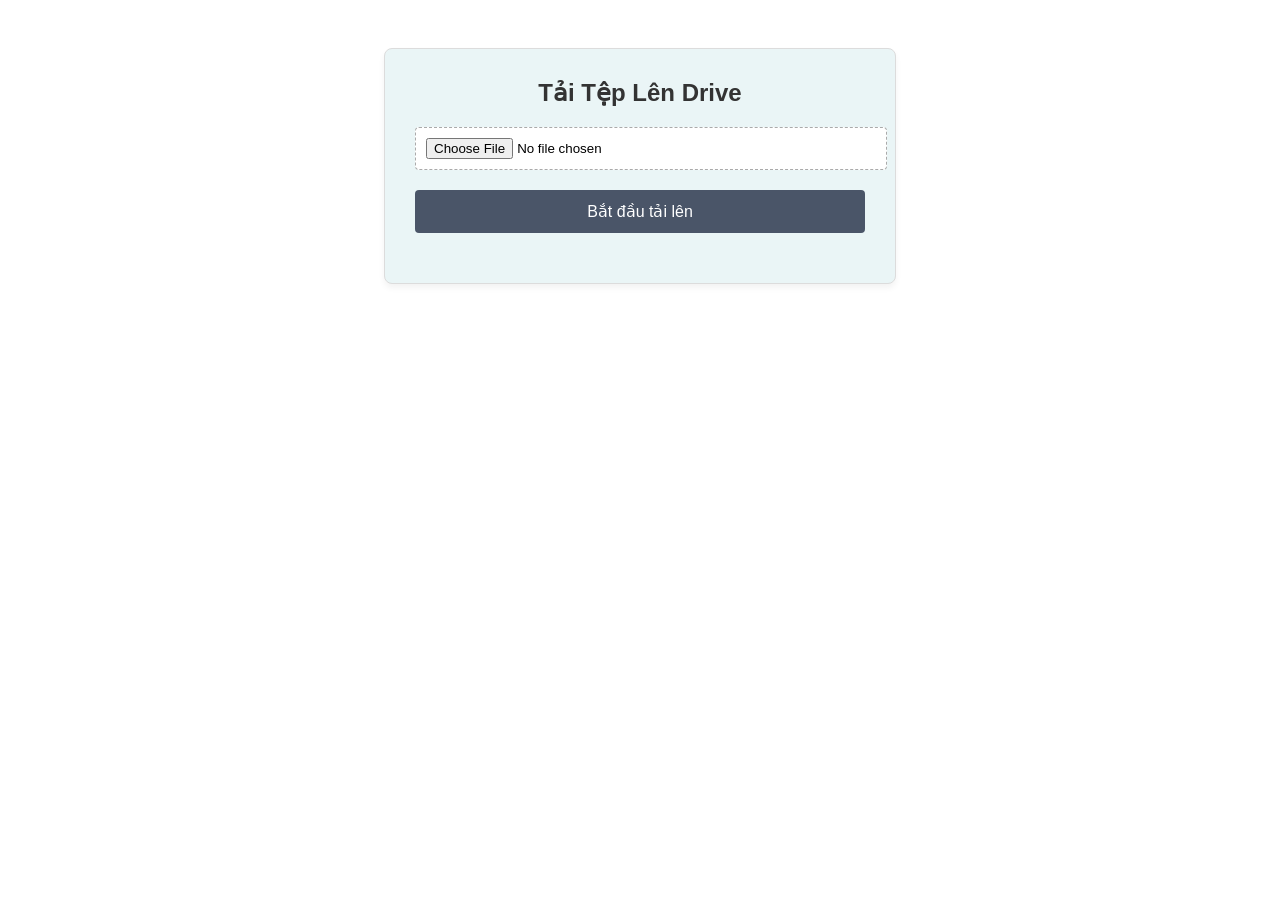
<file: uploadfile.html>
<!DOCTYPE html>
<html lang="vi">
<head>
    <meta charset="UTF-8">
    <meta name="viewport" content="width=device-width, initial-scale=1.0">
    <title>Upload to Google Drive</title>
    <style>
        body { 
            font-family: "Minion Pro", Arial, sans-serif; 
            padding: 40px 20px; 
            display: flex;
            justify-content: center;
        }
        .container { 
            width: 100%;
            max-width: 450px; 
            padding: 30px; 
            border: 1px solid #dcdcdc; 
            border-radius: 8px; 
            background-color: #eaf5f6; /* Nền beige nhạt */
            box-shadow: 0 4px 6px rgba(0,0,0,0.05);
        }
        h2 {
            margin-top: 0;
            color: #333;
            text-align: center;
        }
        input[type="file"] {
            width: 100%;
            margin-bottom: 20px;
            padding: 10px;
            background: #fff;
            border: 1px dashed #aaa;
            border-radius: 4px;
        }
        button { 
            width: 100%;
            padding: 12px 15px; 
            cursor: pointer; 
            background-color: #4a5568;
            color: white;
            border: none;
            border-radius: 4px;
            font-size: 16px;
            transition: background-color 0.2s;
        }
        button:hover { background-color: #2d3748; }
        #status { 
            margin-top: 20px; 
            text-align: center;
            font-weight: bold; 
            color: #2c5282; 
        }
    </style>
</head>
<body>
    <div class="container">
        <h2>Tải Tệp Lên Drive</h2>
        <input type="file" id="uploadFile" />
        <button onclick="uploadToDrive()">Bắt đầu tải lên</button>
        <div id="status"></div>
    </div>

    <script>
        function uploadToDrive() {
            const fileInput = document.getElementById('uploadFile');
            const statusDiv = document.getElementById('status');
            const file = fileInput.files[0];

            if (!file) {
                statusDiv.innerText = "Vui lòng chọn một tệp!";
                return;
            }

            statusDiv.innerText = "Đang xử lý dữ liệu...";
            
            // Dùng FileReader để chuyển file thành chuỗi Base64
            const reader = new FileReader();

            reader.onload = function(e) {
                const base64Data = e.target.result;

                const payload = {
                    fileName: file.name,
                    mimeType: file.type,
                    data: base64Data
                };

                statusDiv.innerText = "Đang tải lên Google Drive...";

                // ⚠️ QUAN TRỌNG: Dán Web App URL của bạn vào đây
                const webAppUrl = "https://script.google.com/macros/s/AKfycbzbmlwsxewAeOGTusjrp6oPcaYk4W1epz_PlGL0CFsTIOXUA_STAuoQWQTtim5Vlm6t/exec";

                fetch(webAppUrl, {
                    method: 'POST',
                    // Sử dụng text/plain để tránh trình duyệt kích hoạt kiểm tra CORS preflight (OPTIONS)
                    headers: {
                        'Content-Type': 'text/plain;charset=utf-8' 
                    },
                    body: JSON.stringify(payload)
                })
                .then(response => response.json())
                .then(data => {
                    if(data.status === "success") {
                        statusDiv.innerHTML = `✅ Tải lên thành công! <br><br> <a href="${data.url}" target="_blank">Nhấn vào đây để xem tệp</a>`;
                        fileInput.value = ""; // Xóa form sau khi upload xong
                    } else {
                        statusDiv.innerText = "Lỗi từ máy chủ: " + data.message;
                    }
                })
                .catch(error => {
                    statusDiv.innerText = "Có lỗi xảy ra trong quá trình tải lên. Vui lòng kiểm tra lại kết nối mạng.";
                    console.error(error);
                });
            };

            reader.readAsDataURL(file);
        }
    </script>
</body>
</html>
</file>
